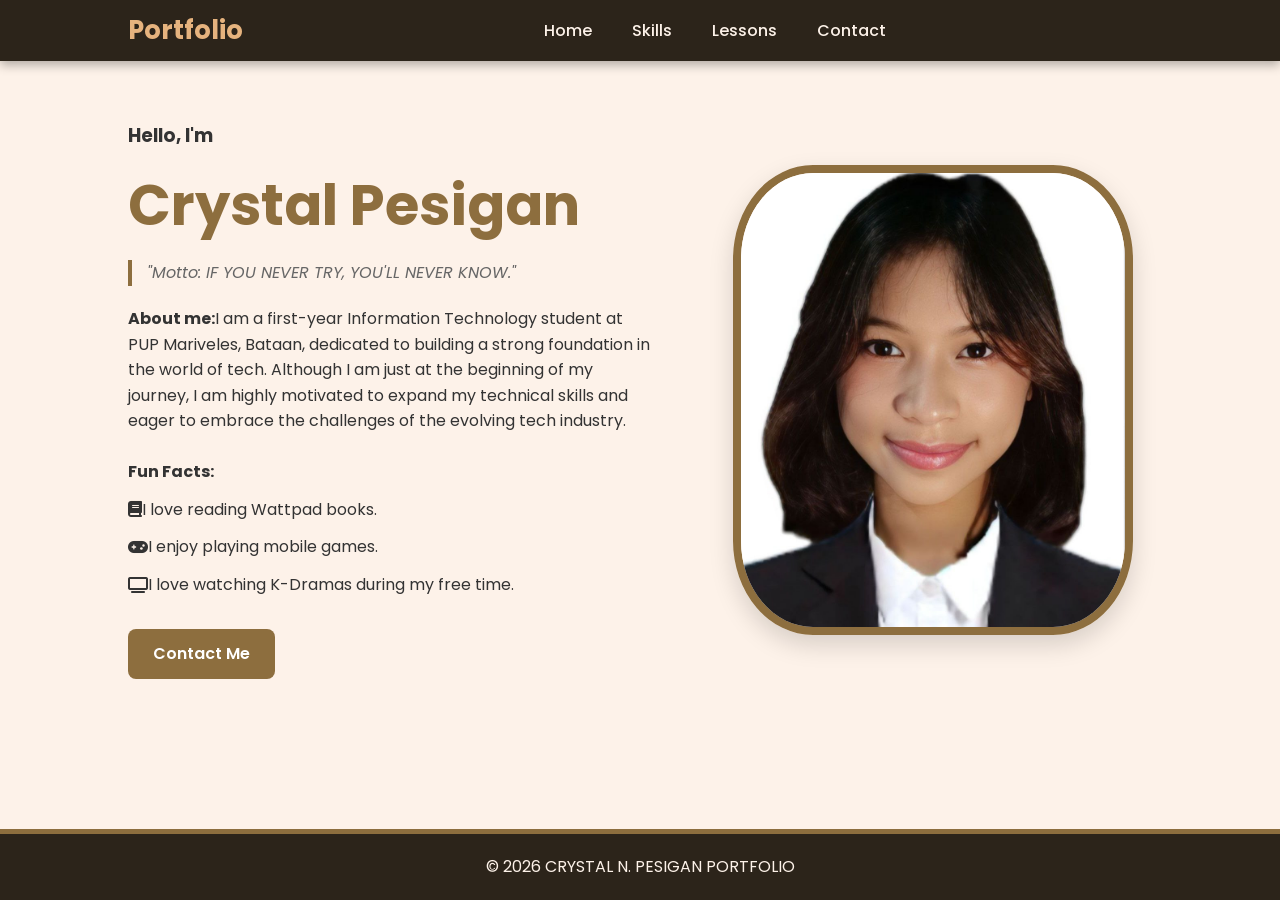
<file: index.html>
<!DOCTYPE html>
<html lang="en">
<head>
    <meta charset="UTF-8">
    <meta name="viewport" content="width=device-width, initial-scale=1.0">
    <title>Home | My Portfolio</title>
    <link rel="stylesheet" href="https://cdnjs.cloudflare.com/ajax/libs/font-awesome/6.5.1/css/all.min.css">
    <link rel="stylesheet" href="style.css">
</head>
<body>
    <header>
        <nav>
            <div class="logo">Portfolio</div>
           <ul class="nav-links">
            <li><a href="index.html">Home</a></li>
            <li><a href="skills.html">Skills</a></li>
            <li><a href="lessons.html">Lessons</a></li>
            <li><a href="contact.html">Contact</a></li>
            </ul>
        </nav>
    </header>

    <main>
        <section class="hero">
            <div class="hero-text">
                <h3>Hello, I'm</h3>
                <h1>Crystal Pesigan</h1> 
                
                <p class="motto">"Motto: IF YOU NEVER TRY, YOU'LL NEVER KNOW."</p>
                
                <p><strong>About me:</strong>I am a first-year Information Technology student at PUP Mariveles, Bataan, dedicated to building a strong foundation in the world of tech. Although I am just at the beginning of my journey, I am highly motivated to expand my technical skills and eager to embrace the challenges of the evolving tech industry.</p>
                
                <div class="fun-facts">
                <p><strong>Fun Facts:</strong></p>    
                <p><i class="fa-solid fa-book"></i> I love reading Wattpad books.</p>
                <p><i class="fa-solid fa-gamepad"></i> I enjoy playing mobile games.</p>
                <p><i class="fa-solid fa-tv"></i> I love watching K-Dramas during my free time.</p>
                </div>  
                
                
                <a href="contact.html" class="btn" style="margin-top: 20px; display: inline-block; text-decoration: none;">Contact Me</a>
            </div>

            <div class="hero-img">
                <div class="img-box">
                    <img src="crystal.jpg" alt="My Profile Photo">
                </div>
            </div>
        </section>
    </main>

    <footer>
        <p>&copy; 2026 CRYSTAL N. PESIGAN PORTFOLIO</p>
    </footer>
</body>
</html>
</file>
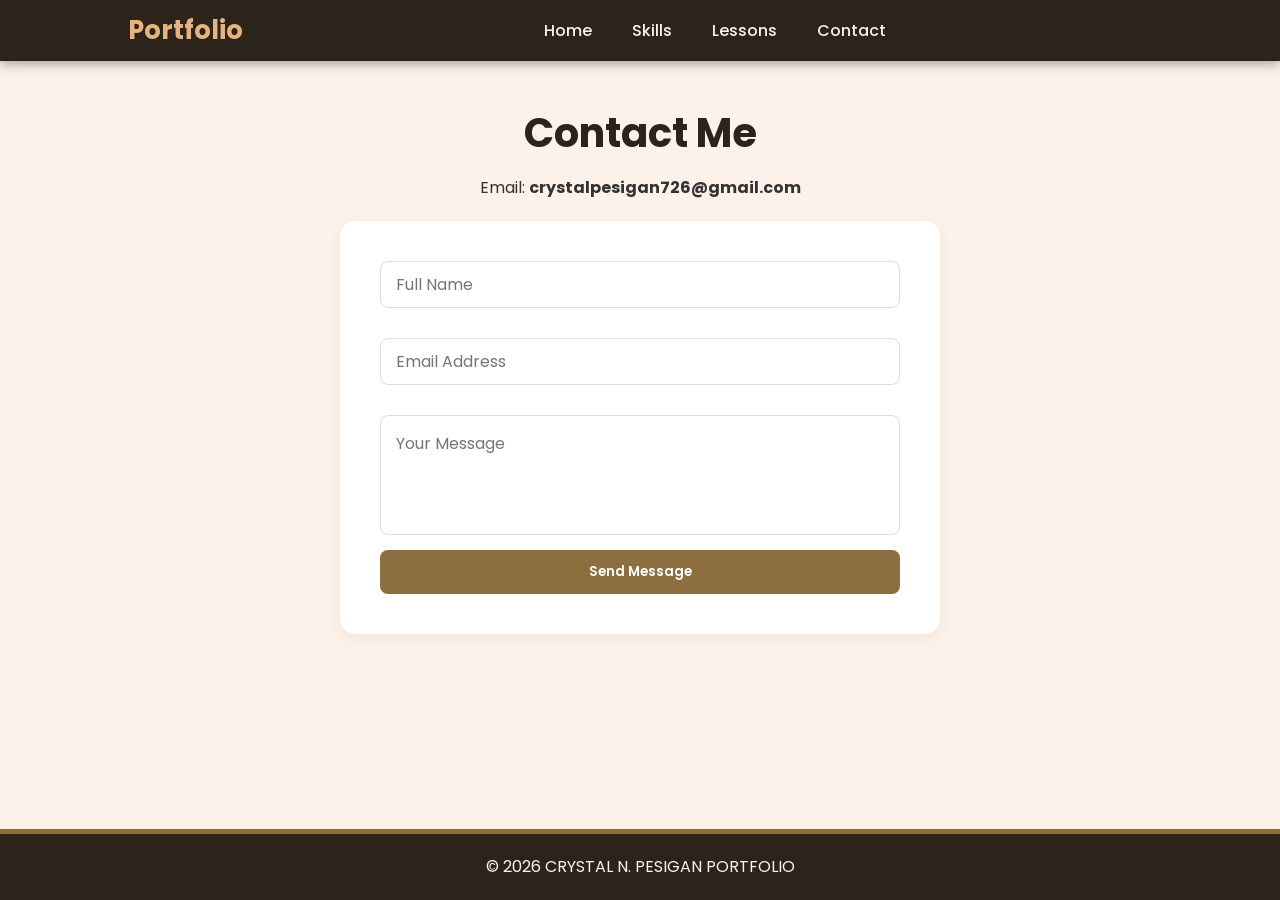
<file: contact.html>
<!DOCTYPE html>
<html lang="en">
<head>
    <meta charset="UTF-8">
    <meta name="viewport" content="width=device-width, initial-scale=1.0">
    <title>Contact | My Portfolio</title>
    <link rel="stylesheet" href="style.css">
</head>
<body>
    <header>
        <nav>
            <div class="logo">Portfolio</div>
            <ul class="nav-links">
             <li><a href="index.html">Home</a></li>
             <li><a href="skills.html">Skills</a></li>
             <li><a href="lessons.html">Lessons</a></li>
            <li><a href="contact.html">Contact</a></li>
            </ul>
        </nav>
    </header>

    <main class="content-page">
        <h2 class="section-title">Contact Me</h2>
        
        <p style="margin-bottom: 20px;">Email: <strong>crystalpesigan726@gmail.com</strong></p>

        <form id="contactForm">
            <input type="text" id="name" placeholder="Full Name" required>
            <input type="email" id="email" placeholder="Email Address" required>
            <textarea id="message" placeholder="Your Message" required></textarea>
            <button type="submit" class="btn">Send Message</button>
        </form>
    </main>

    <footer>
        <p>&copy; 2026 CRYSTAL N. PESIGAN PORTFOLIO</p>
    </footer>

    <script src="script.js"></script>
</body>
</html>
</file>
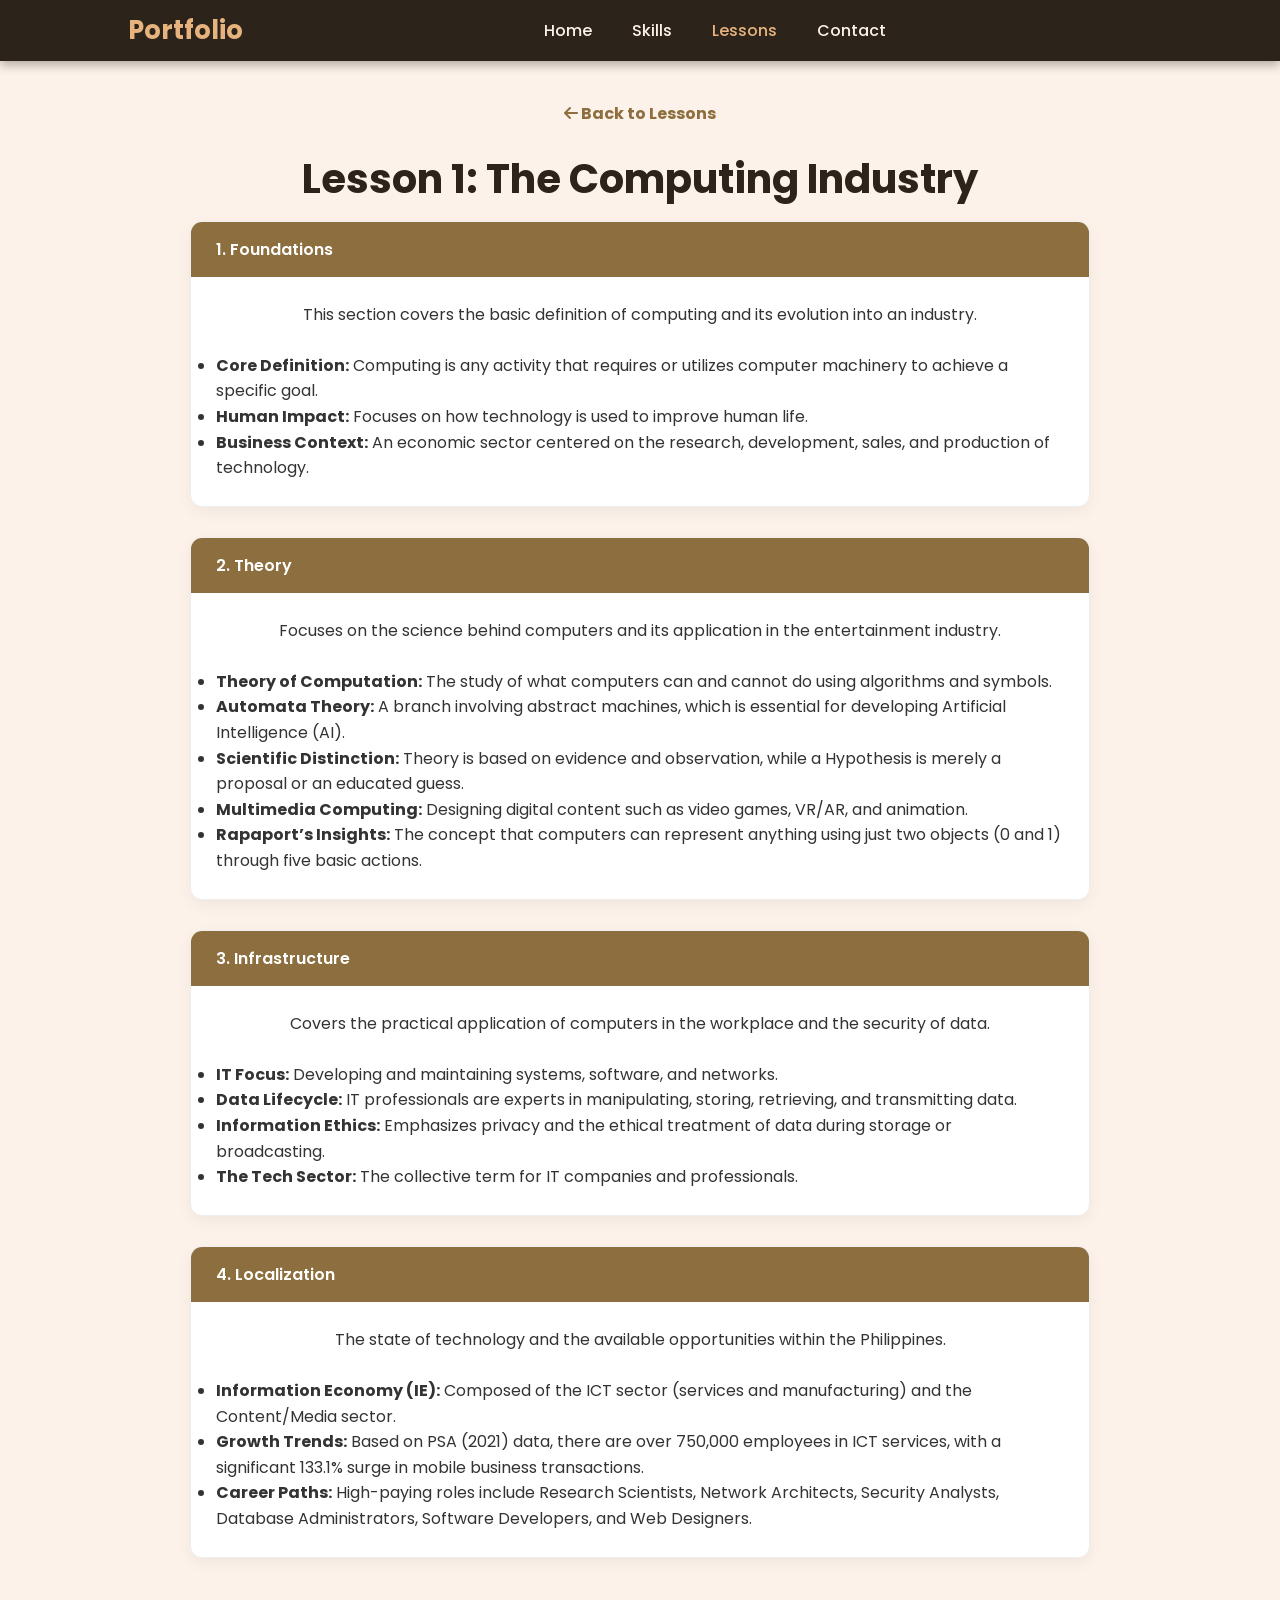
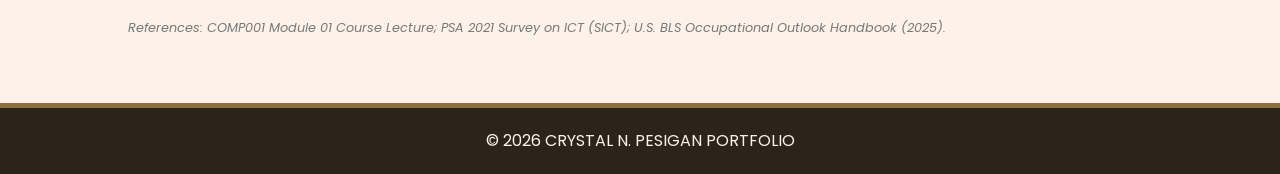
<file: lesson1.html>
<!DOCTYPE html>
<html lang="en">
<head>
    <meta charset="UTF-8">
    <meta name="viewport" content="width=device-width, initial-scale=1.0">
    <title>Lesson 1 | Computing Industry</title>
    <link rel="stylesheet" href="https://cdnjs.cloudflare.com/ajax/libs/font-awesome/6.5.1/css/all.min.css">
    <link rel="stylesheet" href="style.css">
</head>
<body>
    <header>
        <nav>
            <div class="logo">Portfolio</div>
            <ul class="nav-links">
                <li><a href="index.html">Home</a></li>
                <li><a href="skills.html">Skills</a></li>
                <li><a href="lessons.html" class="active">Lessons</a></li>
                <li><a href="contact.html">Contact</a></li>
            </ul>
        </nav>
    </header>

    <main class="content-page">
        <div style="text-align: left; margin-bottom: 20px;">
            <a href="lessons.html" style="text-decoration: none; color: #8d6e3e; font-weight: bold;">
                <i class="fa-solid fa-arrow-left"></i> Back to Lessons
            </a>
        </div>

        <h2 class="section-title">Lesson 1: The Computing Industry</h2>

        <div class="lesson-detail-box">
            <div class="box-header">1. Foundations</div>
            <div class="box-content">
                <p>This section covers the basic definition of computing and its evolution into an industry.</p>
                <ul>
                    <li><strong>Core Definition:</strong> Computing is any activity that requires or utilizes computer machinery to achieve a specific goal.</li>
                    <li><strong>Human Impact:</strong> Focuses on how technology is used to improve human life.</li>
                    <li><strong>Business Context:</strong> An economic sector centered on the research, development, sales, and production of technology.</li>
                </ul>
            </div>
        </div>

        <div class="lesson-detail-box">
            <div class="box-header">2. Theory</div>
            <div class="box-content">
                <p>Focuses on the science behind computers and its application in the entertainment industry.</p>
                <ul>
                    <li><strong>Theory of Computation:</strong> The study of what computers can and cannot do using algorithms and symbols.</li>
                    <li><strong>Automata Theory:</strong> A branch involving abstract machines, which is essential for developing Artificial Intelligence (AI).</li>
                    <li><strong>Scientific Distinction:</strong> Theory is based on evidence and observation, while a Hypothesis is merely a proposal or an educated guess.</li>
                    <li><strong>Multimedia Computing:</strong> Designing digital content such as video games, VR/AR, and animation.</li>
                    <li><strong>Rapaport’s Insights:</strong> The concept that computers can represent anything using just two objects (0 and 1) through five basic actions.</li>
                </ul>
            </div>
        </div>

        <div class="lesson-detail-box">
            <div class="box-header">3. Infrastructure</div>
            <div class="box-content">
                <p>Covers the practical application of computers in the workplace and the security of data.</p>
                <ul>
                    <li><strong>IT Focus:</strong> Developing and maintaining systems, software, and networks.</li>
                    <li><strong>Data Lifecycle:</strong> IT professionals are experts in manipulating, storing, retrieving, and transmitting data.</li>
                    <li><strong>Information Ethics:</strong> Emphasizes privacy and the ethical treatment of data during storage or broadcasting.</li>
                    <li><strong>The Tech Sector:</strong> The collective term for IT companies and professionals.</li>
                </ul>
            </div>
        </div>

        <div class="lesson-detail-box">
            <div class="box-header">4. Localization</div>
            <div class="box-content">
                <p>The state of technology and the available opportunities within the Philippines.</p>
                <ul>
                    <li><strong>Information Economy (IE):</strong> Composed of the ICT sector (services and manufacturing) and the Content/Media sector.</li>
                    <li><strong>Growth Trends:</strong> Based on PSA (2021) data, there are over 750,000 employees in ICT services, with a significant 133.1% surge in mobile business transactions.</li>
                    <li><strong>Career Paths:</strong> High-paying roles include Research Scientists, Network Architects, Security Analysts, Database Administrators, Software Developers, and Web Designers.</li>
                </ul>
            </div>
        </div>

        <p style="font-size: 0.8rem; color: #777; margin-top: 30px; text-align: left;">
             <em>References: COMP001 Module 01 Course Lecture; PSA 2021 Survey on ICT (SICT); U.S. BLS Occupational Outlook Handbook (2025).</em>
        </p>
    </main>

    <footer>
        <p>&copy; 2026 CRYSTAL N. PESIGAN PORTFOLIO</p>
    </footer>
</body>
</html>
</file>
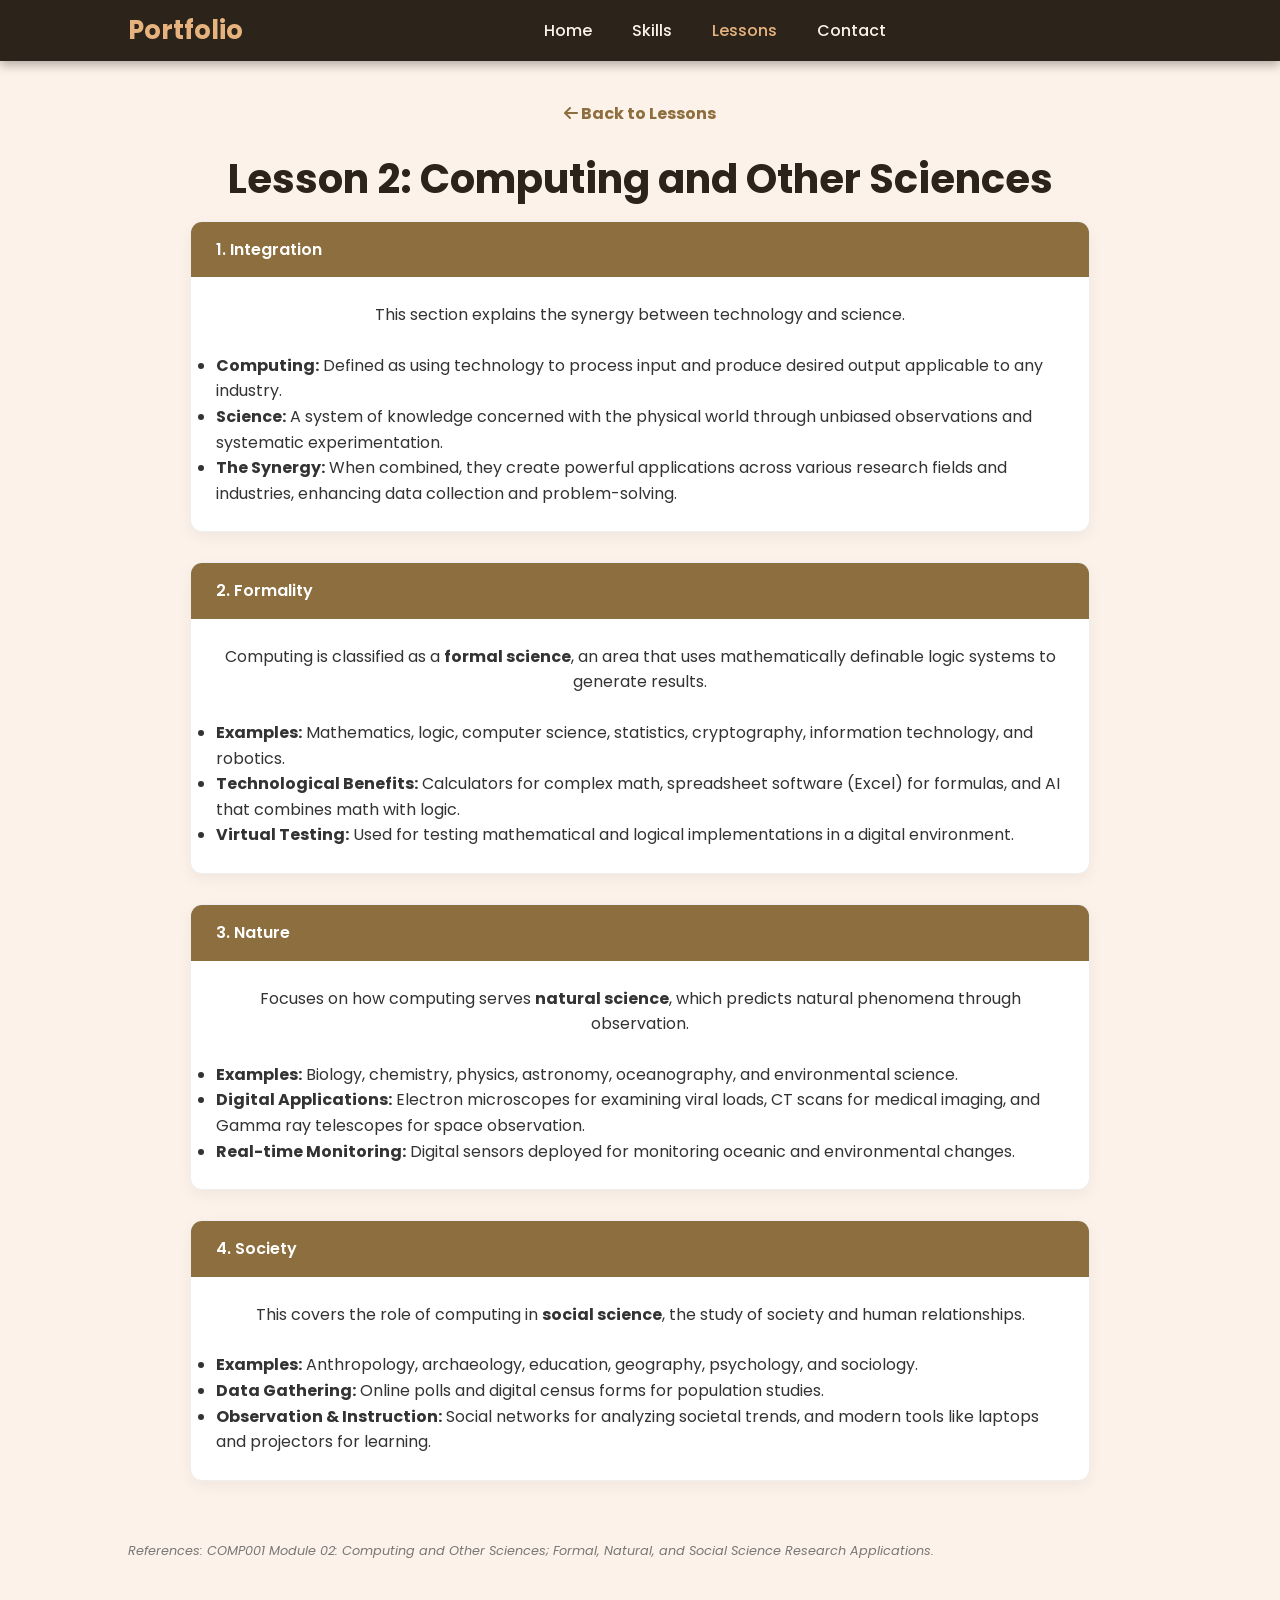
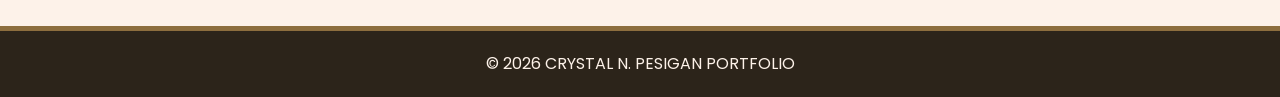
<file: lesson2.html>
<!DOCTYPE html>
<html lang="en">
<head>
    <meta charset="UTF-8">
    <meta name="viewport" content="width=device-width, initial-scale=1.0">
    <title>Lesson 2 | Computing & Other Sciences</title>
    <link rel="stylesheet" href="https://cdnjs.cloudflare.com/ajax/libs/font-awesome/6.5.1/css/all.min.css">
    <link rel="stylesheet" href="style.css">
</head>
<body>
    <header>
        <nav>
            <div class="logo">Portfolio</div>
            <ul class="nav-links">
                <li><a href="index.html">Home</a></li>
                <li><a href="skills.html">Skills</a></li>
                <li><a href="lessons.html" class="active">Lessons</a></li>
                <li><a href="contact.html">Contact</a></li>
            </ul>
        </nav>
    </header>

    <main class="content-page">
        <div style="text-align: left; margin-bottom: 20px;">
            <a href="lessons.html" style="text-decoration: none; color: #8d6e3e; font-weight: bold;">
                <i class="fa-solid fa-arrow-left"></i> Back to Lessons
            </a>
        </div>

        <h2 class="section-title">Lesson 2: Computing and Other Sciences</h2>

        <div class="lesson-detail-box">
            <div class="box-header">1. Integration</div>
            <div class="box-content">
                <p>This section explains the synergy between technology and science.</p>
                <ul>
                    <li><strong>Computing:</strong> Defined as using technology to process input and produce desired output applicable to any industry.</li>
                    <li><strong>Science:</strong> A system of knowledge concerned with the physical world through unbiased observations and systematic experimentation.</li>
                    <li><strong>The Synergy:</strong> When combined, they create powerful applications across various research fields and industries, enhancing data collection and problem-solving.</li>
                </ul>
            </div>
        </div>

        <div class="lesson-detail-box">
            <div class="box-header">2. Formality</div>
            <div class="box-content">
                <p>Computing is classified as a <strong>formal science</strong>, an area that uses mathematically definable logic systems to generate results.</p>
                <ul>
                    <li><strong>Examples:</strong> Mathematics, logic, computer science, statistics, cryptography, information technology, and robotics.</li>
                    <li><strong>Technological Benefits:</strong> Calculators for complex math, spreadsheet software (Excel) for formulas, and AI that combines math with logic.</li>
                    <li><strong>Virtual Testing:</strong> Used for testing mathematical and logical implementations in a digital environment.</li>
                </ul>
            </div>
        </div>

        <div class="lesson-detail-box">
            <div class="box-header">3. Nature</div>
            <div class="box-content">
                <p>Focuses on how computing serves <strong>natural science</strong>, which predicts natural phenomena through observation.</p>
                <ul>
                    <li><strong>Examples:</strong> Biology, chemistry, physics, astronomy, oceanography, and environmental science.</li>
                    <li><strong>Digital Applications:</strong> Electron microscopes for examining viral loads, CT scans for medical imaging, and Gamma ray telescopes for space observation.</li>
                    <li><strong>Real-time Monitoring:</strong> Digital sensors deployed for monitoring oceanic and environmental changes.</li>
                </ul>
            </div>
        </div>

        <div class="lesson-detail-box">
            <div class="box-header">4. Society</div>
            <div class="box-content">
                <p>This covers the role of computing in <strong>social science</strong>, the study of society and human relationships.</p>
                <ul>
                    <li><strong>Examples:</strong> Anthropology, archaeology, education, geography, psychology, and sociology.</li>
                    <li><strong>Data Gathering:</strong> Online polls and digital census forms for population studies.</li>
                    <li><strong>Observation & Instruction:</strong> Social networks for analyzing societal trends, and modern tools like laptops and projectors for learning.</li>
                </ul>
            </div>
        </div>

        <p style="font-size: 0.8rem; color: #777; margin-top: 30px; text-align: left;">
            <em>References: COMP001 Module 02: Computing and Other Sciences; Formal, Natural, and Social Science Research Applications.</em>
        </p>
    </main>

    <footer>
        <p>&copy; 2026 CRYSTAL N. PESIGAN PORTFOLIO</p>
    </footer>
</body>
</html>
</file>
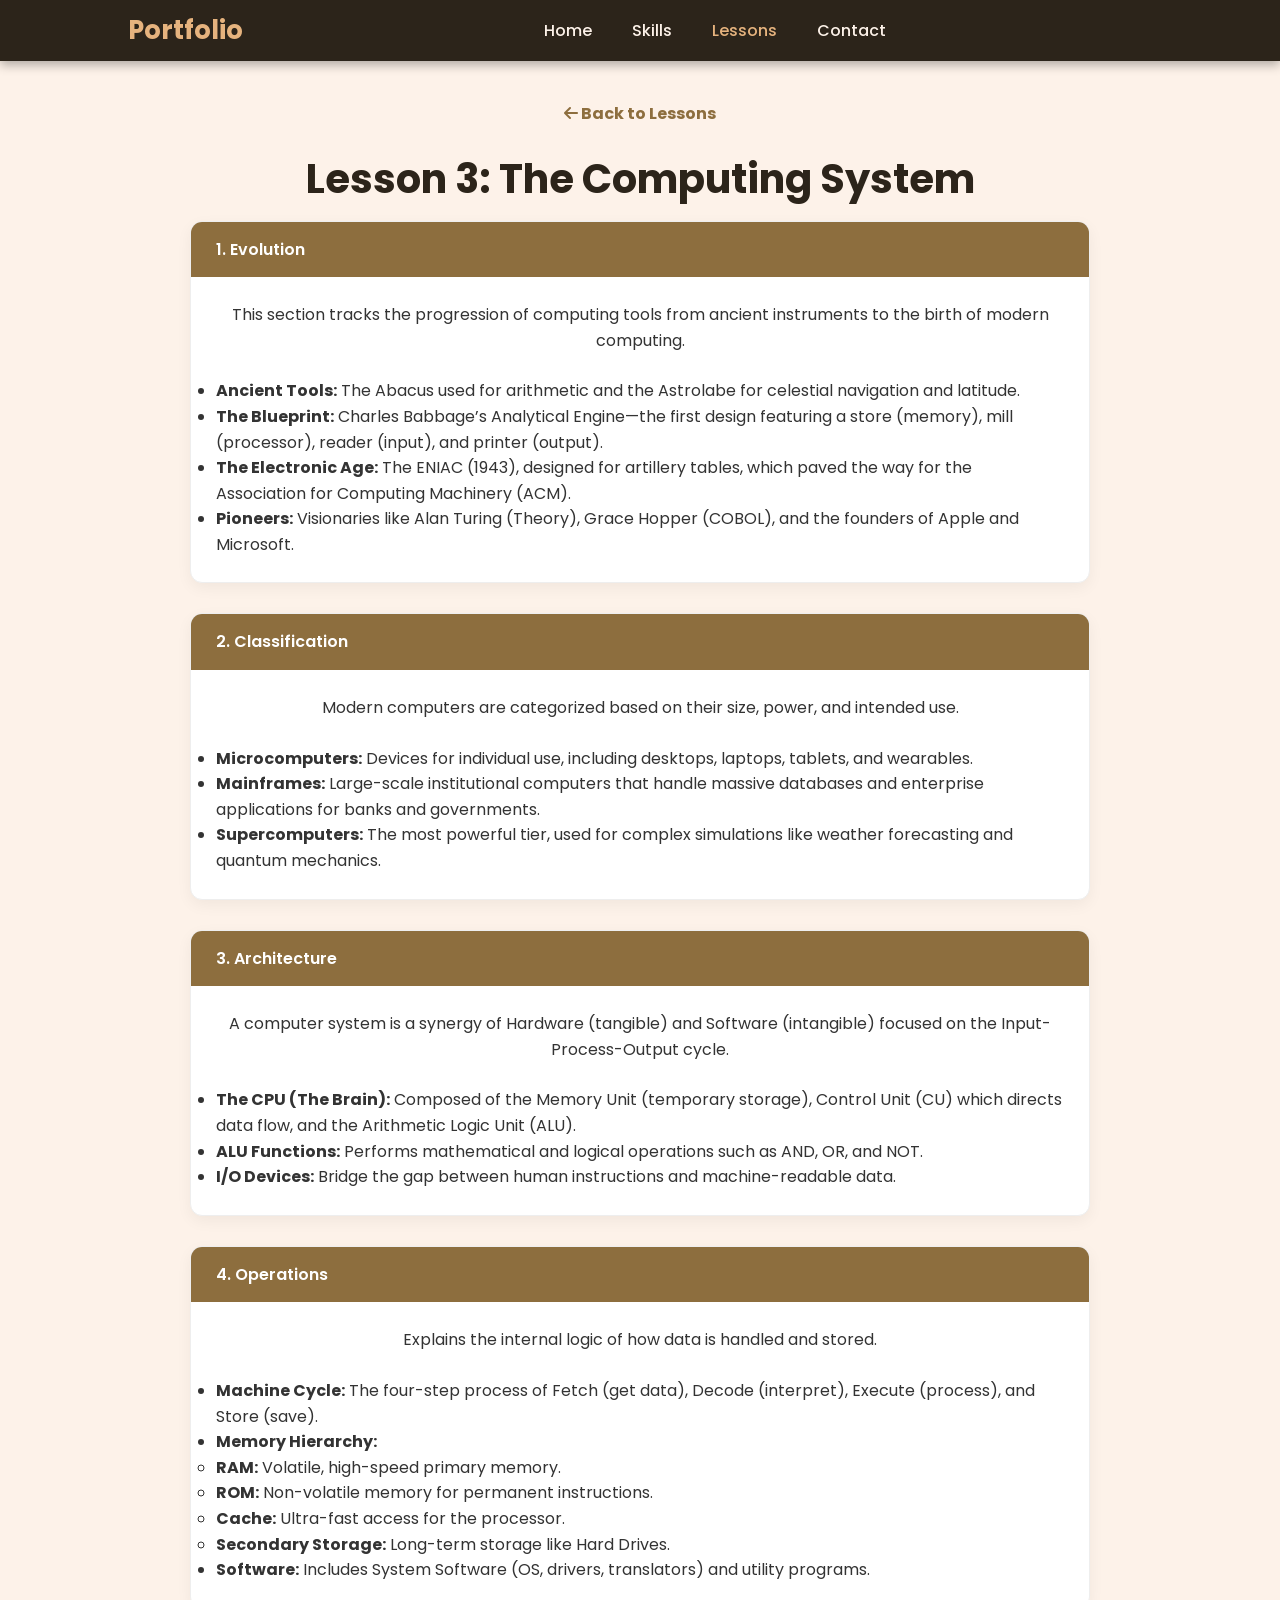
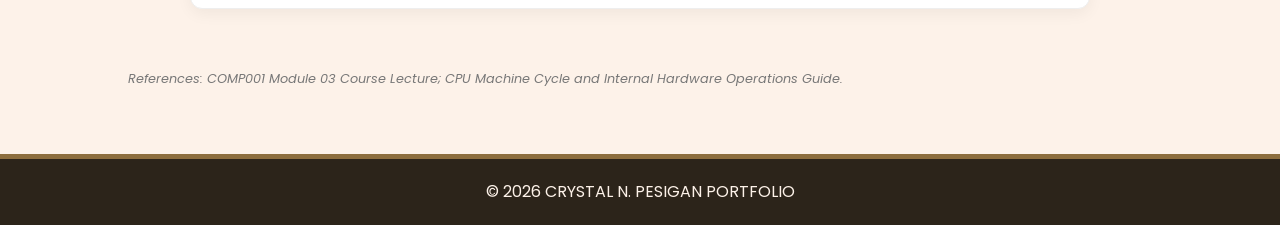
<file: lesson3.html>
<!DOCTYPE html>
<html lang="en">
<head>
    <meta charset="UTF-8">
    <meta name="viewport" content="width=device-width, initial-scale=1.0">
    <title>Lesson 3 | The Computing System</title>
    <link rel="stylesheet" href="https://cdnjs.cloudflare.com/ajax/libs/font-awesome/6.5.1/css/all.min.css">
    <link rel="stylesheet" href="style.css">
</head>
<body>
    <header>
        <nav>
            <div class="logo">Portfolio</div>
            <ul class="nav-links">
                <li><a href="index.html">Home</a></li>
                <li><a href="skills.html">Skills</a></li>
                <li><a href="lessons.html" class="active">Lessons</a></li>
                <li><a href="contact.html">Contact</a></li>
            </ul>
        </nav>
    </header>

    <main class="content-page">
        <div style="text-align: left; margin-bottom: 20px;">
            <a href="lessons.html" style="text-decoration: none; color: #8d6e3e; font-weight: bold;">
                <i class="fa-solid fa-arrow-left"></i> Back to Lessons
            </a>
        </div>

        <h2 class="section-title">Lesson 3: The Computing System</h2>

        <div class="lesson-detail-box">
            <div class="box-header">1. Evolution</div>
            <div class="box-content">
                <p>This section tracks the progression of computing tools from ancient instruments to the birth of modern computing.</p>
                <ul>
                    <li><strong>Ancient Tools:</strong> The Abacus used for arithmetic and the Astrolabe for celestial navigation and latitude.</li>
                    <li><strong>The Blueprint:</strong> Charles Babbage’s Analytical Engine—the first design featuring a store (memory), mill (processor), reader (input), and printer (output).</li>
                    <li><strong>The Electronic Age:</strong> The ENIAC (1943), designed for artillery tables, which paved the way for the Association for Computing Machinery (ACM).</li>
                    <li><strong>Pioneers:</strong> Visionaries like Alan Turing (Theory), Grace Hopper (COBOL), and the founders of Apple and Microsoft.</li>
                </ul>
            </div>
        </div>

        <div class="lesson-detail-box">
            <div class="box-header">2. Classification</div>
            <div class="box-content">
                <p>Modern computers are categorized based on their size, power, and intended use.</p>
                <ul>
                    <li><strong>Microcomputers:</strong> Devices for individual use, including desktops, laptops, tablets, and wearables.</li>
                    <li><strong>Mainframes:</strong> Large-scale institutional computers that handle massive databases and enterprise applications for banks and governments.</li>
                    <li><strong>Supercomputers:</strong> The most powerful tier, used for complex simulations like weather forecasting and quantum mechanics.</li>
                </ul>
            </div>
        </div>

        <div class="lesson-detail-box">
            <div class="box-header">3. Architecture</div>
            <div class="box-content">
                <p>A computer system is a synergy of Hardware (tangible) and Software (intangible) focused on the Input-Process-Output cycle.</p>
                
                <ul>
                    <li><strong>The CPU (The Brain):</strong> Composed of the Memory Unit (temporary storage), Control Unit (CU) which directs data flow, and the Arithmetic Logic Unit (ALU).</li>
                    <li><strong>ALU Functions:</strong> Performs mathematical and logical operations such as AND, OR, and NOT.</li>
                    <li><strong>I/O Devices:</strong> Bridge the gap between human instructions and machine-readable data.</li>
                </ul>
            </div>
        </div>

        <div class="lesson-detail-box">
            <div class="box-header">4. Operations</div>
            <div class="box-content">
                <p>Explains the internal logic of how data is handled and stored.</p>
                
                <ul>
                    <li><strong>Machine Cycle:</strong> The four-step process of Fetch (get data), Decode (interpret), Execute (process), and Store (save).</li>
                    <li><strong>Memory Hierarchy:</strong> 
                        <ul>
                            <li><strong>RAM:</strong> Volatile, high-speed primary memory.</li>
                            <li><strong>ROM:</strong> Non-volatile memory for permanent instructions.</li>
                            <li><strong>Cache:</strong> Ultra-fast access for the processor.</li>
                            <li><strong>Secondary Storage:</strong> Long-term storage like Hard Drives.</li>
                        </ul>
                    </li>
                    <li><strong>Software:</strong> Includes System Software (OS, drivers, translators) and utility programs.</li>
                </ul>
            </div>
        </div>

        <p style="font-size: 0.8rem; color: #777; margin-top: 30px; text-align: left;">
             <em>References: COMP001 Module 03 Course Lecture; CPU Machine Cycle and Internal Hardware Operations Guide.</em>
        </p>
    </main>

    <footer>
        <p>&copy; 2026 CRYSTAL N. PESIGAN PORTFOLIO</p>
    </footer>
</body>
</html>
</file>
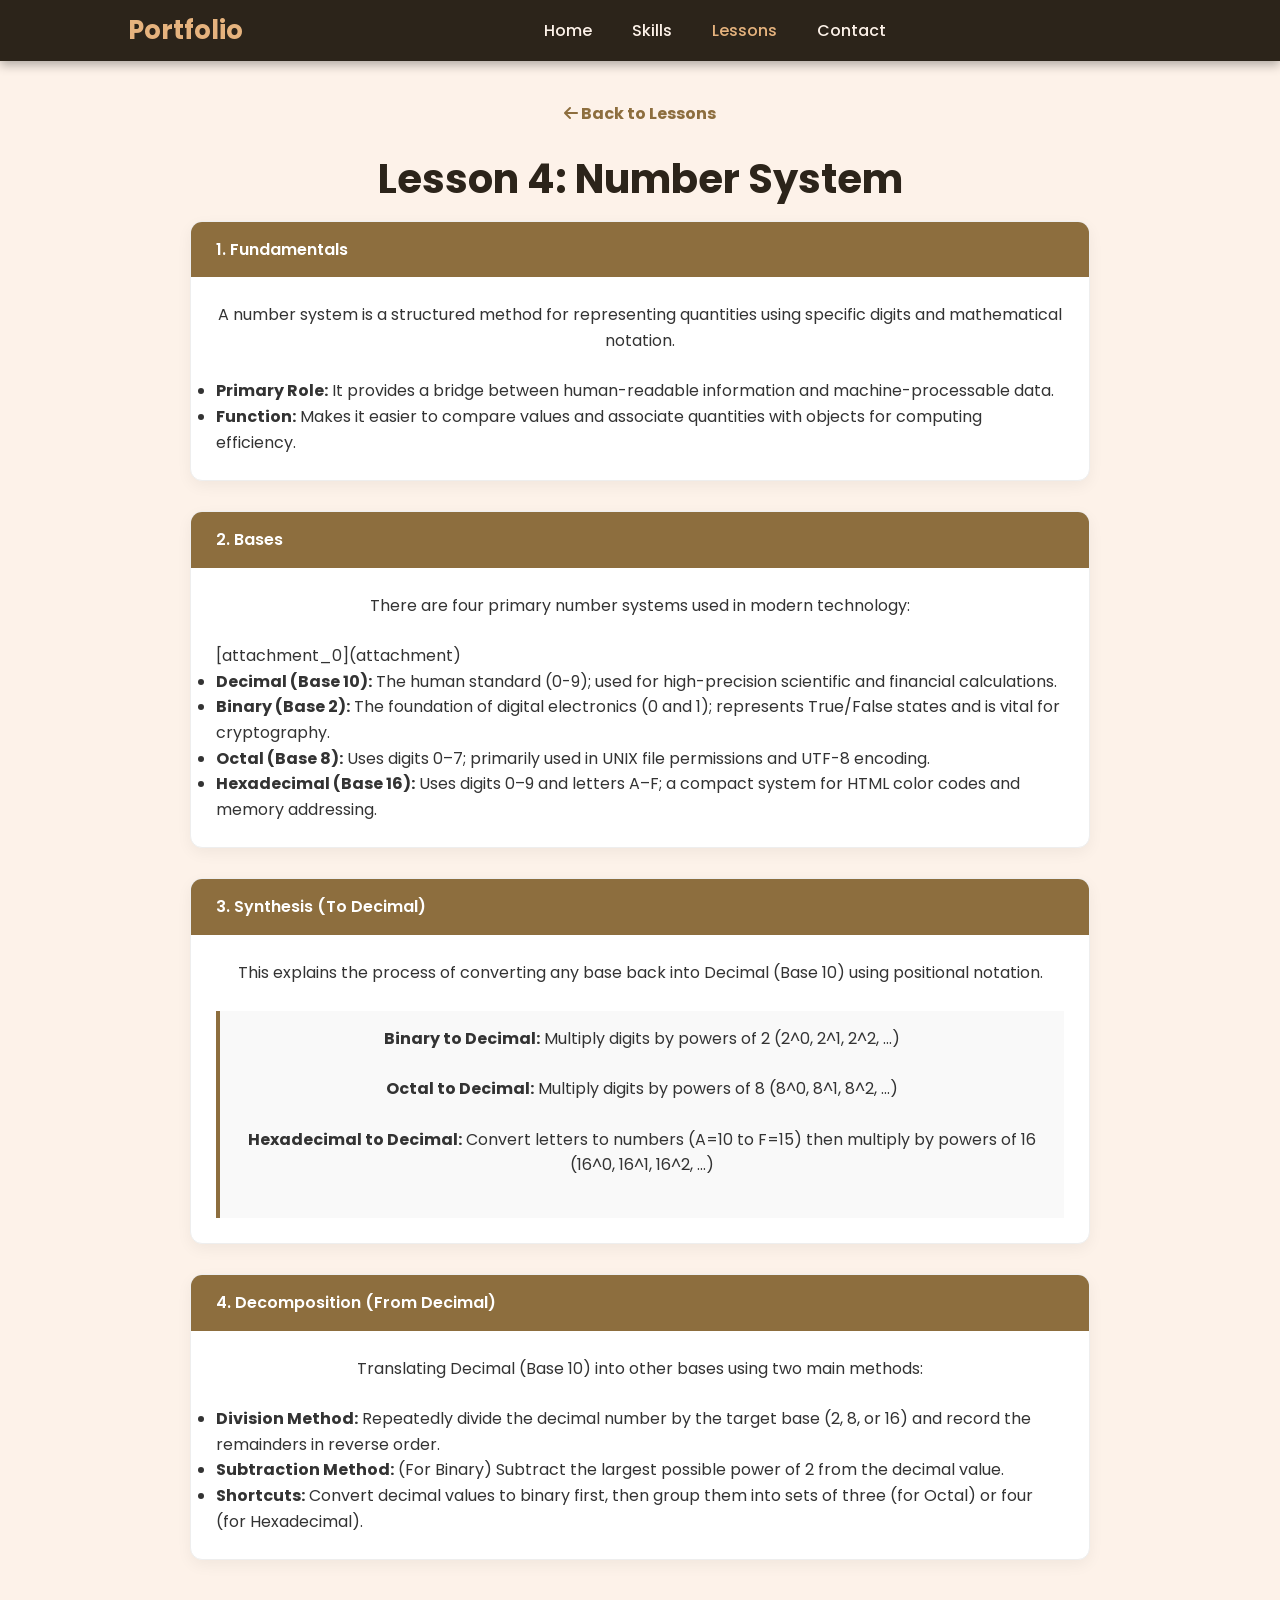
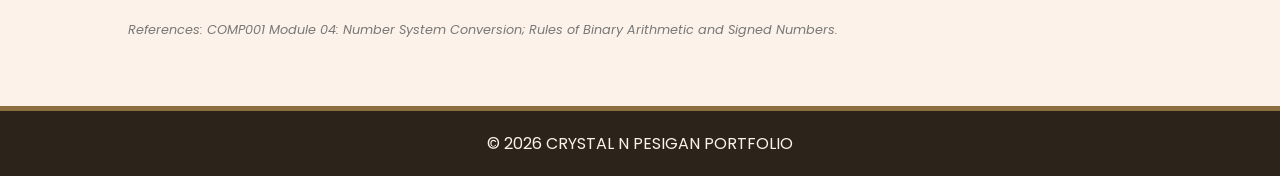
<file: lesson4.html>
<!DOCTYPE html>
<html lang="en">
<head>
    <meta charset="UTF-8">
    <meta name="viewport" content="width=device-width, initial-scale=1.0">
    <title>Lesson 4 | Number System</title>
    <link rel="stylesheet" href="https://cdnjs.cloudflare.com/ajax/libs/font-awesome/6.5.1/css/all.min.css">
    <link rel="stylesheet" href="style.css">
</head>
<body>
    <header>
        <nav>
            <div class="logo">Portfolio</div>
            <ul class="nav-links">
                <li><a href="index.html">Home</a></li>
                <li><a href="skills.html">Skills</a></li>
                <li><a href="lessons.html" class="active">Lessons</a></li>
                <li><a href="contact.html">Contact</a></li>
            </ul>
        </nav>
    </header>

    <main class="content-page">
        <div style="text-align: left; margin-bottom: 20px;">
            <a href="lessons.html" style="text-decoration: none; color: #8d6e3e; font-weight: bold;">
                <i class="fa-solid fa-arrow-left"></i> Back to Lessons
            </a>
        </div>

        <h2 class="section-title">Lesson 4: Number System</h2>

        <div class="lesson-detail-box">
            <div class="box-header">1. Fundamentals</div>
            <div class="box-content">
                <p>A number system is a structured method for representing quantities using specific digits and mathematical notation.</p>
                <ul>
                    <li><strong>Primary Role:</strong> It provides a bridge between human-readable information and machine-processable data.</li>
                    <li><strong>Function:</strong> Makes it easier to compare values and associate quantities with objects for computing efficiency.</li>
                </ul>
            </div>
        </div>

        <div class="lesson-detail-box">
            <div class="box-header">2. Bases</div>
            <div class="box-content">
                <p>There are four primary number systems used in modern technology:</p>
                [attachment_0](attachment)
                <ul>
                    <li><strong>Decimal (Base 10):</strong> The human standard (0-9); used for high-precision scientific and financial calculations.</li>
                    <li><strong>Binary (Base 2):</strong> The foundation of digital electronics (0 and 1); represents True/False states and is vital for cryptography.</li>
                    <li><strong>Octal (Base 8):</strong> Uses digits 0–7; primarily used in UNIX file permissions and UTF-8 encoding.</li>
                    <li><strong>Hexadecimal (Base 16):</strong> Uses digits 0–9 and letters A–F; a compact system for HTML color codes and memory addressing.</li>
                </ul>
            </div>
        </div>

        <div class="lesson-detail-box">
            <div class="box-header">3. Synthesis (To Decimal)</div>
            <div class="box-content">
                <p>This explains the process of converting any base back into Decimal (Base 10) using positional notation.</p>
                <div class="math-box" style="background: #f9f9f9; padding: 15px; border-left: 4px solid #8d6e3e; font-family: monospace;">
                    <p><strong>Binary to Decimal:</strong> Multiply digits by powers of 2 (2^0, 2^1, 2^2, ...)</p>
                    <p><strong>Octal to Decimal:</strong> Multiply digits by powers of 8 (8^0, 8^1, 8^2, ...)</p>
                    <p><strong>Hexadecimal to Decimal:</strong> Convert letters to numbers (A=10 to F=15) then multiply by powers of 16 (16^0, 16^1, 16^2, ...)</p>
                </div>
            </div>
        </div>

        <div class="lesson-detail-box">
            <div class="box-header">4. Decomposition (From Decimal)</div>
            <div class="box-content">
                <p>Translating Decimal (Base 10) into other bases using two main methods:</p>
                
                <ul>
                    <li><strong>Division Method:</strong> Repeatedly divide the decimal number by the target base (2, 8, or 16) and record the remainders in reverse order.</li>
                    <li><strong>Subtraction Method:</strong> (For Binary) Subtract the largest possible power of 2 from the decimal value.</li>
                    <li><strong>Shortcuts:</strong> Convert decimal values to binary first, then group them into sets of three (for Octal) or four (for Hexadecimal).</li>
                </ul>
            </div>
        </div>

        <p style="font-size: 0.8rem; color: #777; margin-top: 30px; text-align: left;">
             <em>References: COMP001 Module 04: Number System Conversion; Rules of Binary Arithmetic and Signed Numbers.</em>
        </p>
    </main>

    <footer>
        <p>&copy; 2026 CRYSTAL N PESIGAN PORTFOLIO</p>
    </footer>
</body>
</html>
</file>
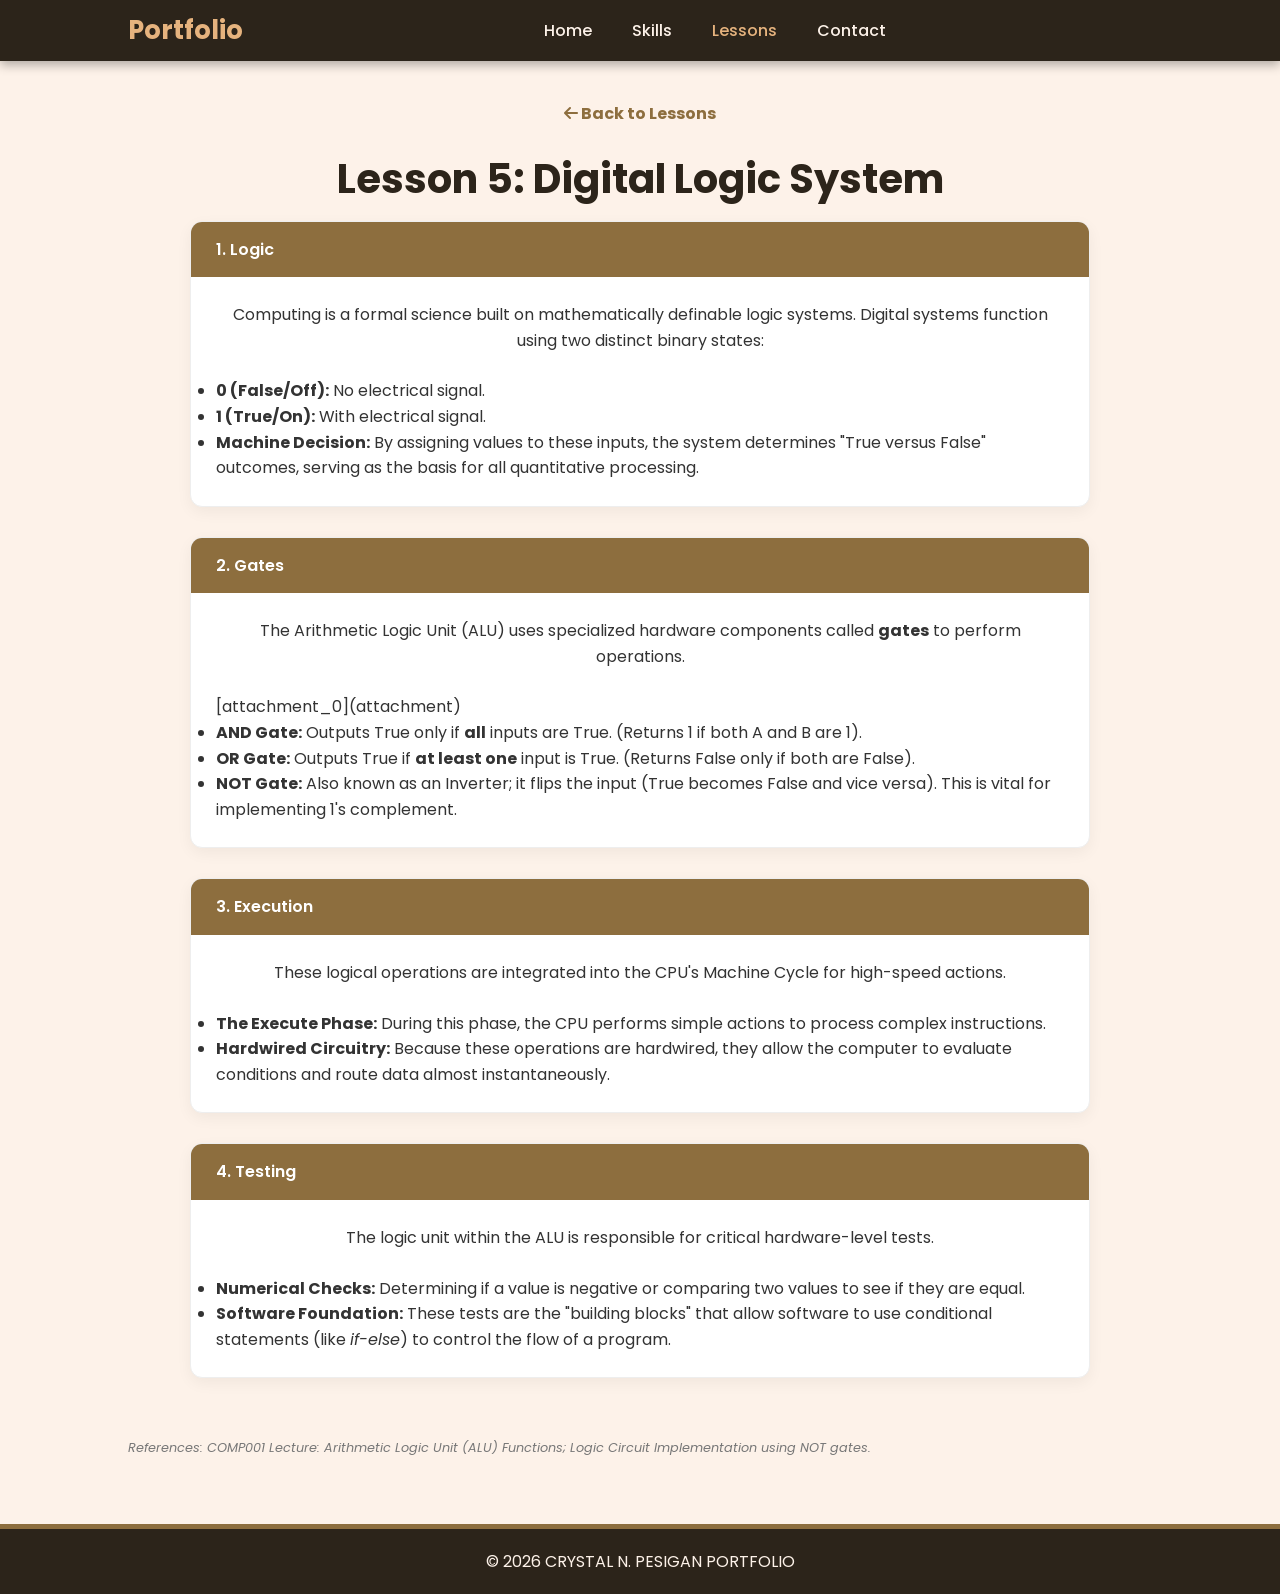
<file: lesson5.html>
<!DOCTYPE html>
<html lang="en">
<head>
    <meta charset="UTF-8">
    <meta name="viewport" content="width=device-width, initial-scale=1.0">
    <title>Lesson 5 | Digital Logic System</title>
    <link rel="stylesheet" href="https://cdnjs.cloudflare.com/ajax/libs/font-awesome/6.5.1/css/all.min.css">
    <link rel="stylesheet" href="style.css">
</head>
<body>
    <header>
        <nav>
            <div class="logo">Portfolio</div>
            <ul class="nav-links">
                <li><a href="index.html">Home</a></li>
                <li><a href="skills.html">Skills</a></li>
                <li><a href="lessons.html" class="active">Lessons</a></li>
                <li><a href="contact.html">Contact</a></li>
            </ul>
        </nav>
    </header>

    <main class="content-page">
        <div style="text-align: left; margin-bottom: 20px;">
            <a href="lessons.html" style="text-decoration: none; color: #8d6e3e; font-weight: bold;">
                <i class="fa-solid fa-arrow-left"></i> Back to Lessons
            </a>
        </div>

        <h2 class="section-title">Lesson 5: Digital Logic System</h2>

        <div class="lesson-detail-box">
            <div class="box-header">1. Logic</div>
            <div class="box-content">
                <p>Computing is a formal science built on mathematically definable logic systems. Digital systems function using two distinct binary states:</p>
                <ul>
                    <li><strong>0 (False/Off):</strong> No electrical signal.</li>
                    <li><strong>1 (True/On):</strong> With electrical signal.</li>
                    <li><strong>Machine Decision:</strong> By assigning values to these inputs, the system determines "True versus False" outcomes, serving as the basis for all quantitative processing.</li>
                </ul>
            </div>
        </div>

        <div class="lesson-detail-box">
            <div class="box-header">2. Gates</div>
            <div class="box-content">
                <p>The Arithmetic Logic Unit (ALU) uses specialized hardware components called <strong>gates</strong> to perform operations.</p>
                [attachment_0](attachment)
                <ul>
                    <li><strong>AND Gate:</strong> Outputs True only if <strong>all</strong> inputs are True. (Returns 1 if both A and B are 1).</li>
                    <li><strong>OR Gate:</strong> Outputs True if <strong>at least one</strong> input is True. (Returns False only if both are False).</li>
                    <li><strong>NOT Gate:</strong> Also known as an Inverter; it flips the input (True becomes False and vice versa). This is vital for implementing 1's complement.</li>
                </ul>
            </div>
        </div>

        <div class="lesson-detail-box">
            <div class="box-header">3. Execution</div>
            <div class="box-content">
                <p>These logical operations are integrated into the CPU's Machine Cycle for high-speed actions.</p>
                <ul>
                    <li><strong>The Execute Phase:</strong> During this phase, the CPU performs simple actions to process complex instructions.</li>
                    <li><strong>Hardwired Circuitry:</strong> Because these operations are hardwired, they allow the computer to evaluate conditions and route data almost instantaneously.</li>
                </ul>
            </div>
        </div>

        <div class="lesson-detail-box">
            <div class="box-header">4. Testing</div>
            <div class="box-content">
                <p>The logic unit within the ALU is responsible for critical hardware-level tests.</p>
                <ul>
                    <li><strong>Numerical Checks:</strong> Determining if a value is negative or comparing two values to see if they are equal.</li>
                    <li><strong>Software Foundation:</strong> These tests are the "building blocks" that allow software to use conditional statements (like <em>if-else</em>) to control the flow of a program.</li>
                </ul>
            </div>
        </div>

        <p style="font-size: 0.8rem; color: #777; margin-top: 30px; text-align: left;">
          <em>References: COMP001 Lecture: Arithmetic Logic Unit (ALU) Functions; Logic Circuit Implementation using NOT gates.</em>
        </p>

    </main>

    <footer>
        <p>&copy; 2026 CRYSTAL N. PESIGAN PORTFOLIO</p>
    </footer>
</body>
</html>
</file>
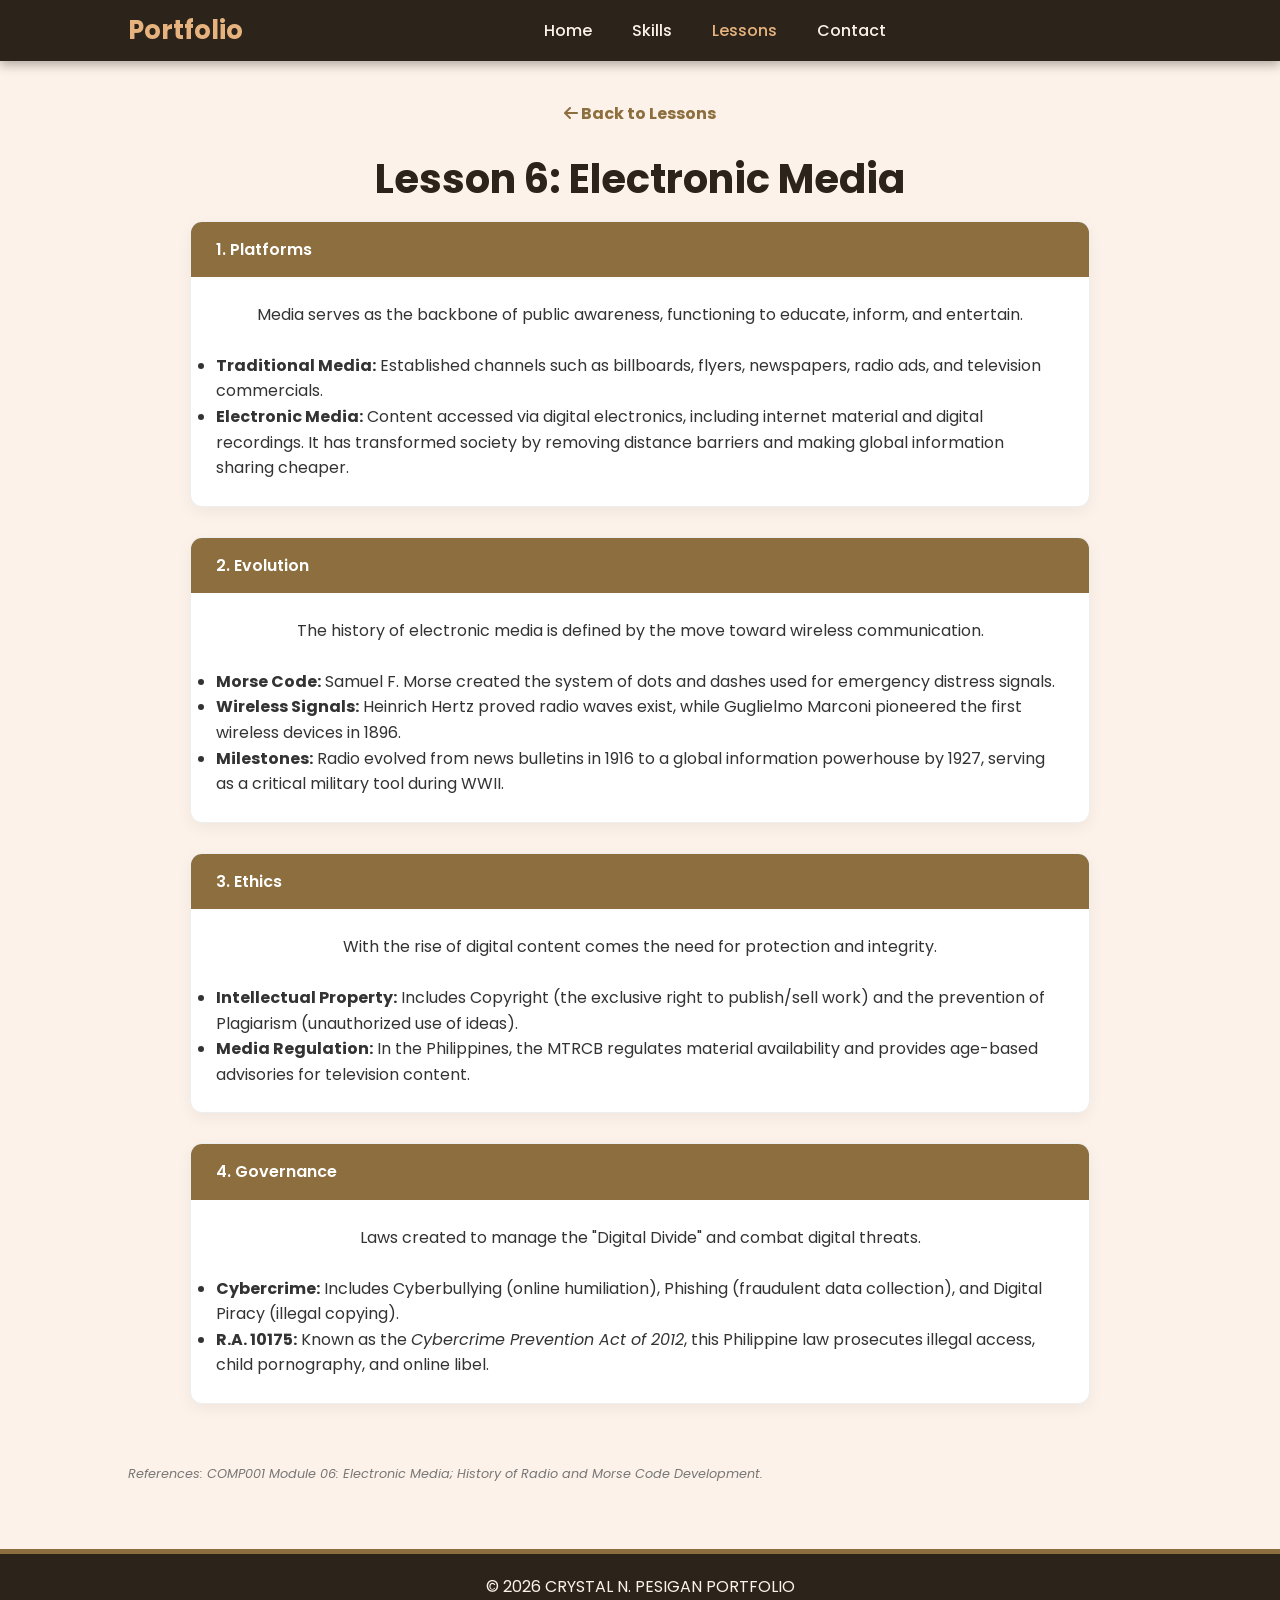
<file: lesson6.html>
<!DOCTYPE html>
<html lang="en">
<head>
    <meta charset="UTF-8">
    <meta name="viewport" content="width=device-width, initial-scale=1.0">
    <title>Lesson 6 | Electronic Media</title>
    <link rel="stylesheet" href="https://cdnjs.cloudflare.com/ajax/libs/font-awesome/6.5.1/css/all.min.css">
    <link rel="stylesheet" href="style.css">
</head>
<body>
    <header>
        <nav>
            <div class="logo">Portfolio</div>
            <ul class="nav-links">
                <li><a href="index.html">Home</a></li>
                <li><a href="skills.html">Skills</a></li>
                <li><a href="lessons.html" class="active">Lessons</a></li>
                <li><a href="contact.html">Contact</a></li>
            </ul>
        </nav>
    </header>

    <main class="content-page">
        <div style="text-align: left; margin-bottom: 20px;">
            <a href="lessons.html" style="text-decoration: none; color: #8d6e3e; font-weight: bold;">
                <i class="fa-solid fa-arrow-left"></i> Back to Lessons
            </a>
        </div>

        <h2 class="section-title">Lesson 6: Electronic Media</h2>

        <div class="lesson-detail-box">
            <div class="box-header">1. Platforms</div>
            <div class="box-content">
                <p>Media serves as the backbone of public awareness, functioning to educate, inform, and entertain.</p>
                <ul>
                    <li><strong>Traditional Media:</strong> Established channels such as billboards, flyers, newspapers, radio ads, and television commercials.</li>
                    <li><strong>Electronic Media:</strong> Content accessed via digital electronics, including internet material and digital recordings. It has transformed society by removing distance barriers and making global information sharing cheaper.</li>
                </ul>
            </div>
        </div>

        <div class="lesson-detail-box">
            <div class="box-header">2. Evolution</div>
            <div class="box-content">
                <p>The history of electronic media is defined by the move toward wireless communication.</p>
                <ul>
                    <li><strong>Morse Code:</strong> Samuel F. Morse created the system of dots and dashes used for emergency distress signals.</li>
                    <li><strong>Wireless Signals:</strong> Heinrich Hertz proved radio waves exist, while Guglielmo Marconi pioneered the first wireless devices in 1896.</li>
                    <li><strong>Milestones:</strong> Radio evolved from news bulletins in 1916 to a global information powerhouse by 1927, serving as a critical military tool during WWII.</li>
                </ul>
            </div>
        </div>

        <div class="lesson-detail-box">
            <div class="box-header">3. Ethics</div>
            <div class="box-content">
                <p>With the rise of digital content comes the need for protection and integrity.</p>
                <ul>
                    <li><strong>Intellectual Property:</strong> Includes Copyright (the exclusive right to publish/sell work) and the prevention of Plagiarism (unauthorized use of ideas).</li>
                    <li><strong>Media Regulation:</strong> In the Philippines, the MTRCB regulates material availability and provides age-based advisories for television content.</li>
                </ul>
            </div>
        </div>

        <div class="lesson-detail-box">
            <div class="box-header">4. Governance</div>
            <div class="box-content">
                <p>Laws created to manage the "Digital Divide" and combat digital threats.</p>
                <ul>
                    <li><strong>Cybercrime:</strong> Includes Cyberbullying (online humiliation), Phishing (fraudulent data collection), and Digital Piracy (illegal copying).</li>
                    <li><strong>R.A. 10175:</strong> Known as the <em>Cybercrime Prevention Act of 2012</em>, this Philippine law prosecutes illegal access, child pornography, and online libel.</li>
                </ul>
            </div>
        </div>

        <p style="font-size: 0.8rem; color: #777; margin-top: 30px; text-align: left;">
            <em>References: COMP001 Module 06: Electronic Media; History of Radio and Morse Code Development.</em>
        </p>
    </main>

    <footer>
        <p>&copy; 2026 CRYSTAL N. PESIGAN PORTFOLIO</p>
    </footer>
</body>
</html>
</file>
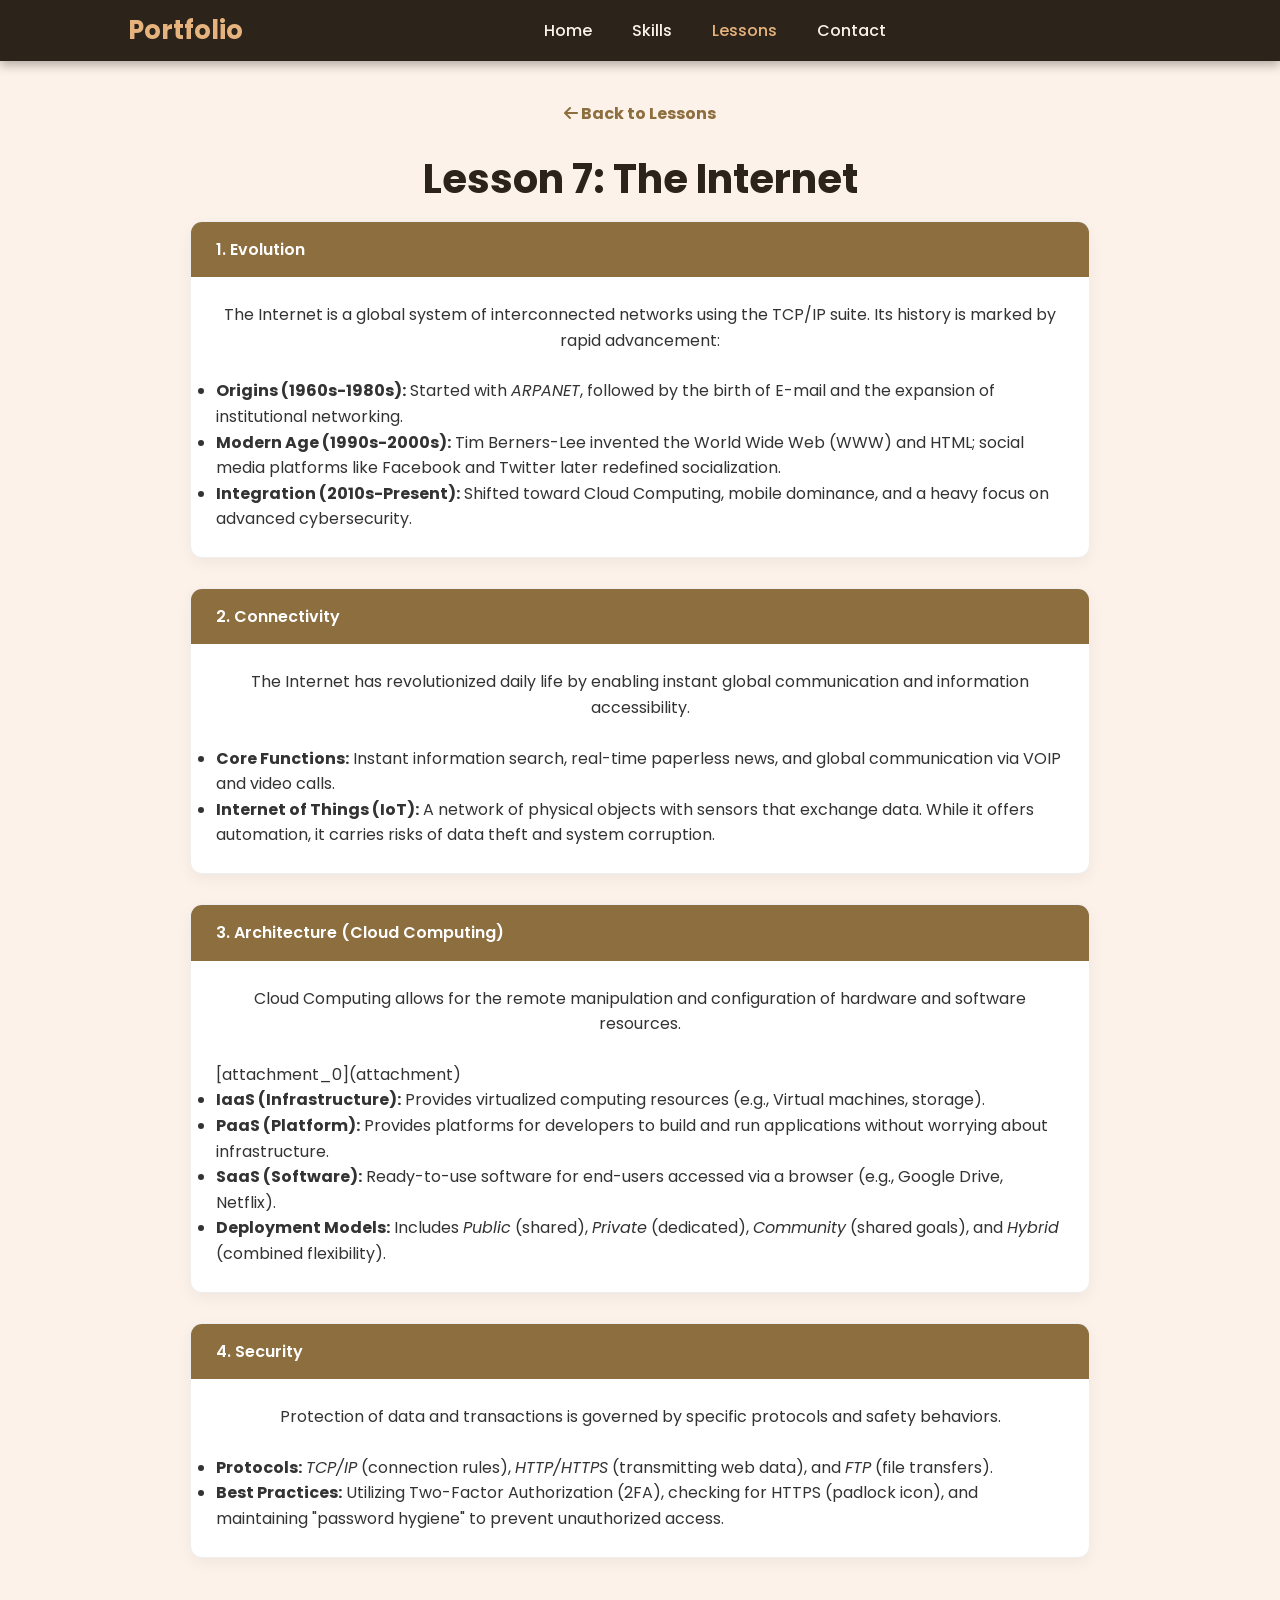
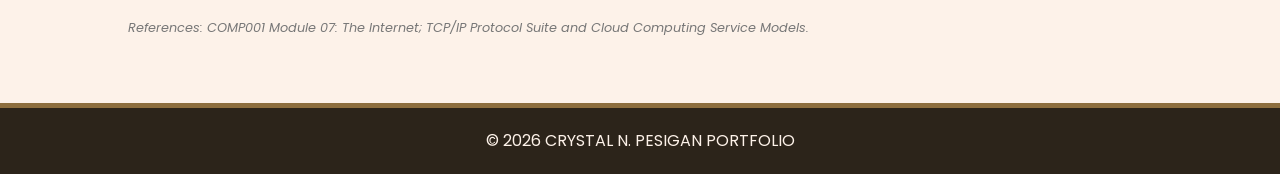
<file: lesson7.html>
<!DOCTYPE html>
<html lang="en">
<head>
    <meta charset="UTF-8">
    <meta name="viewport" content="width=device-width, initial-scale=1.0">
    <title>Lesson 7 | The Internet</title>
    <link rel="stylesheet" href="https://cdnjs.cloudflare.com/ajax/libs/font-awesome/6.5.1/css/all.min.css">
    <link rel="stylesheet" href="style.css">
</head>
<body>
    <header>
        <nav>
            <div class="logo">Portfolio</div>
            <ul class="nav-links">
                <li><a href="index.html">Home</a></li>
                <li><a href="skills.html">Skills</a></li>
                <li><a href="lessons.html" class="active">Lessons</a></li>
                <li><a href="contact.html">Contact</a></li>
            </ul>
        </nav>
    </header>

    <main class="content-page">
        <div style="text-align: left; margin-bottom: 20px;">
            <a href="lessons.html" style="text-decoration: none; color: #8d6e3e; font-weight: bold;">
                <i class="fa-solid fa-arrow-left"></i> Back to Lessons
            </a>
        </div>

        <h2 class="section-title">Lesson 7: The Internet</h2>

        <div class="lesson-detail-box">
            <div class="box-header">1. Evolution</div>
            <div class="box-content">
                <p>The Internet is a global system of interconnected networks using the TCP/IP suite. Its history is marked by rapid advancement:</p>
                <ul>
                    <li><strong>Origins (1960s-1980s):</strong> Started with <em>ARPANET</em>, followed by the birth of E-mail and the expansion of institutional networking.</li>
                    <li><strong>Modern Age (1990s-2000s):</strong> Tim Berners-Lee invented the World Wide Web (WWW) and HTML; social media platforms like Facebook and Twitter later redefined socialization.</li>
                    <li><strong>Integration (2010s-Present):</strong> Shifted toward Cloud Computing, mobile dominance, and a heavy focus on advanced cybersecurity.</li>
                </ul>
            </div>
        </div>

        <div class="lesson-detail-box">
            <div class="box-header">2. Connectivity</div>
            <div class="box-content">
                <p>The Internet has revolutionized daily life by enabling instant global communication and information accessibility.</p>
                <ul>
                    <li><strong>Core Functions:</strong> Instant information search, real-time paperless news, and global communication via VOIP and video calls.</li>
                    <li><strong>Internet of Things (IoT):</strong> A network of physical objects with sensors that exchange data. While it offers automation, it carries risks of data theft and system corruption.</li>
                </ul>
            </div>
        </div>

        <div class="lesson-detail-box">
            <div class="box-header">3. Architecture (Cloud Computing)</div>
            <div class="box-content">
                <p>Cloud Computing allows for the remote manipulation and configuration of hardware and software resources.</p>
                [attachment_0](attachment)
                <ul>
                    <li><strong>IaaS (Infrastructure):</strong> Provides virtualized computing resources (e.g., Virtual machines, storage).</li>
                    <li><strong>PaaS (Platform):</strong> Provides platforms for developers to build and run applications without worrying about infrastructure.</li>
                    <li><strong>SaaS (Software):</strong> Ready-to-use software for end-users accessed via a browser (e.g., Google Drive, Netflix).</li>
                    <li><strong>Deployment Models:</strong> Includes <em>Public</em> (shared), <em>Private</em> (dedicated), <em>Community</em> (shared goals), and <em>Hybrid</em> (combined flexibility).</li>
                </ul>
            </div>
        </div>

        <div class="lesson-detail-box">
            <div class="box-header">4. Security</div>
            <div class="box-content">
                <p>Protection of data and transactions is governed by specific protocols and safety behaviors.</p>
                <ul>
                    <li><strong>Protocols:</strong> <em>TCP/IP</em> (connection rules), <em>HTTP/HTTPS</em> (transmitting web data), and <em>FTP</em> (file transfers).</li>
                    <li><strong>Best Practices:</strong> Utilizing Two-Factor Authorization (2FA), checking for HTTPS (padlock icon), and maintaining "password hygiene" to prevent unauthorized access.</li>
                </ul>
            </div>
        </div>

        <p style="font-size: 0.8rem; color: #777; margin-top: 30px; text-align: left;">
          <em>References: COMP001 Module 07: The Internet; TCP/IP Protocol Suite and Cloud Computing Service Models.</em>
        </p>
    </main>

    <footer>
        <p>&copy; 2026 CRYSTAL N. PESIGAN PORTFOLIO</p>
    </footer>
</body>
</html>
</file>
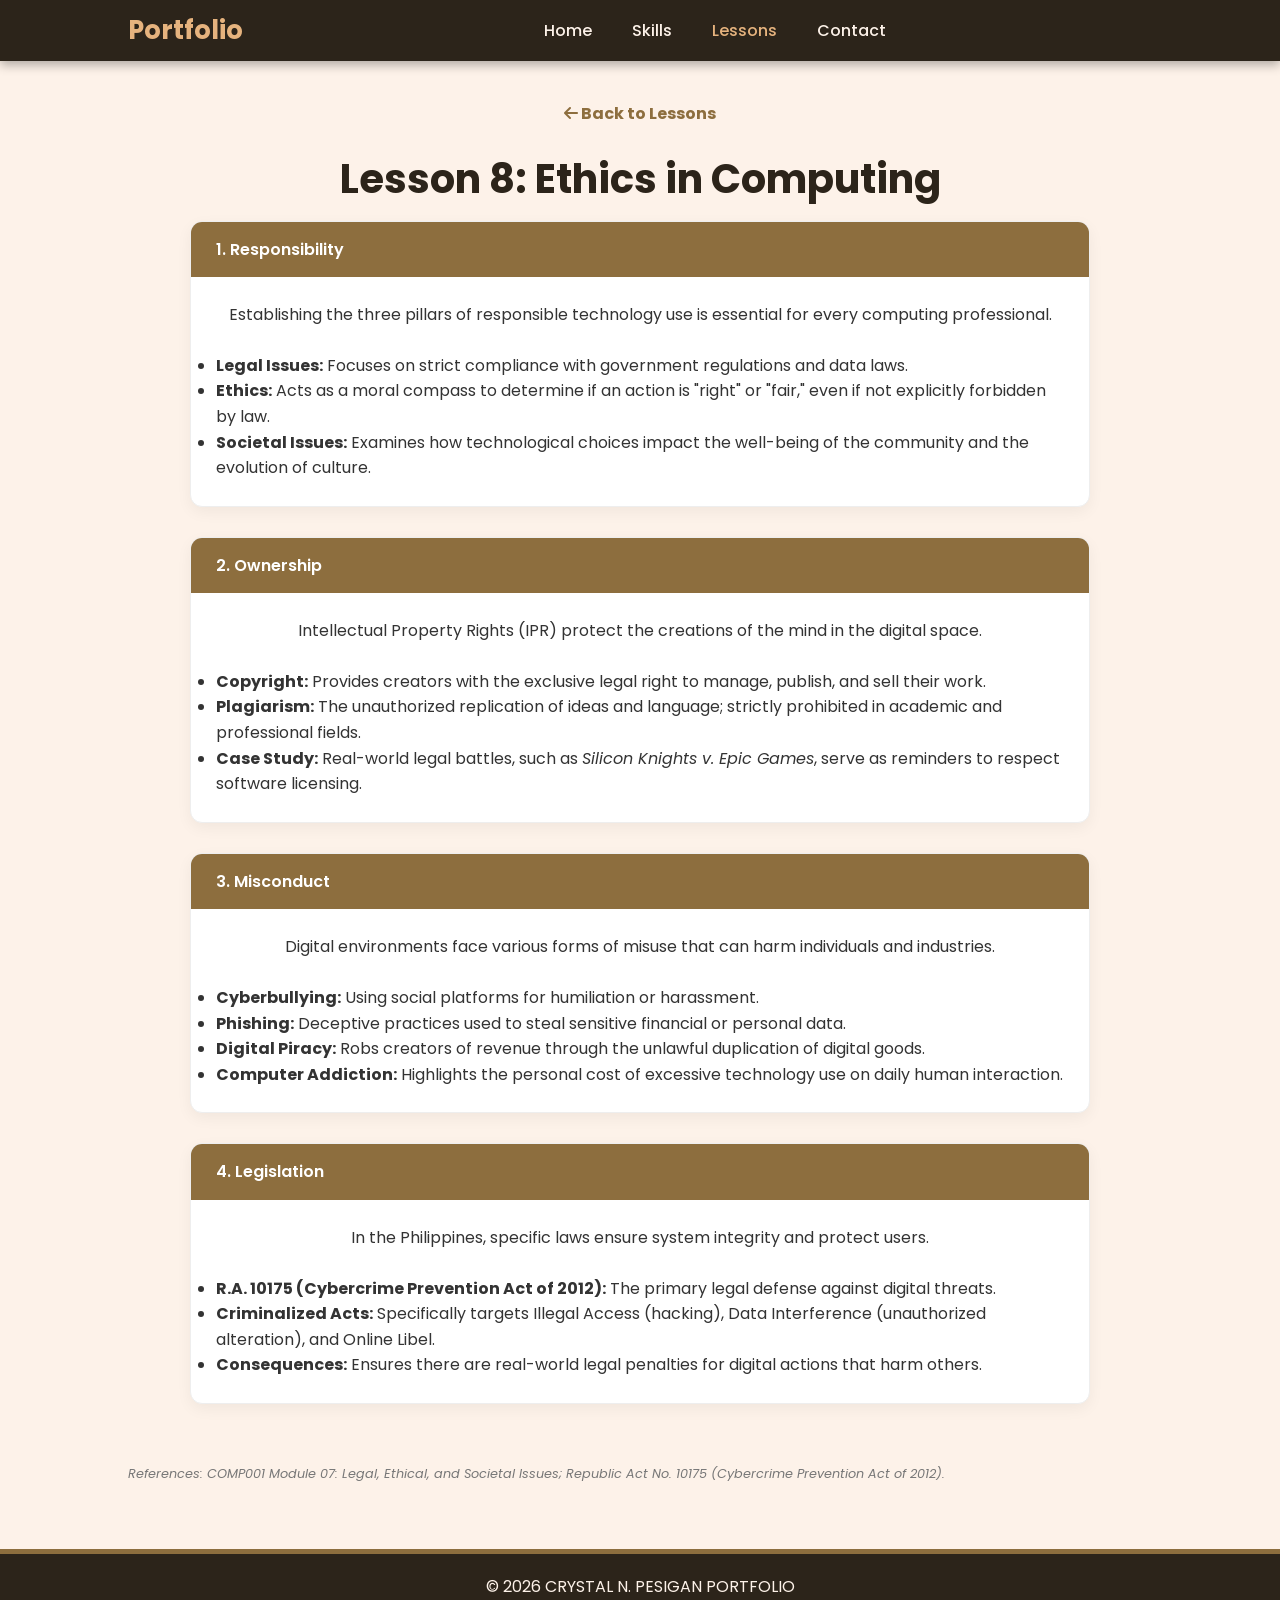
<file: lesson8.html>
<!DOCTYPE html>
<html lang="en">
<head>
    <meta charset="UTF-8">
    <meta name="viewport" content="width=device-width, initial-scale=1.0">
    <title>Lesson 8 | Ethics in Computing</title>
    <link rel="stylesheet" href="https://cdnjs.cloudflare.com/ajax/libs/font-awesome/6.5.1/css/all.min.css">
    <link rel="stylesheet" href="style.css">
</head>
<body>
    <header>
        <nav>
            <div class="logo">Portfolio</div>
            <ul class="nav-links">
                <li><a href="index.html">Home</a></li>
                <li><a href="skills.html">Skills</a></li>
                <li><a href="lessons.html" class="active">Lessons</a></li>
                <li><a href="contact.html">Contact</a></li>
            </ul>
        </nav>
    </header>

    <main class="content-page">
        <div style="text-align: left; margin-bottom: 20px;">
            <a href="lessons.html" style="text-decoration: none; color: #8d6e3e; font-weight: bold;">
                <i class="fa-solid fa-arrow-left"></i> Back to Lessons
            </a>
        </div>

        <h2 class="section-title">Lesson 8: Ethics in Computing</h2>

        <div class="lesson-detail-box">
            <div class="box-header">1. Responsibility</div>
            <div class="box-content">
                <p>Establishing the three pillars of responsible technology use is essential for every computing professional.</p>
                <ul>
                    <li><strong>Legal Issues:</strong> Focuses on strict compliance with government regulations and data laws.</li>
                    <li><strong>Ethics:</strong> Acts as a moral compass to determine if an action is "right" or "fair," even if not explicitly forbidden by law.</li>
                    <li><strong>Societal Issues:</strong> Examines how technological choices impact the well-being of the community and the evolution of culture.</li>
                </ul>
            </div>
        </div>

        <div class="lesson-detail-box">
            <div class="box-header">2. Ownership</div>
            <div class="box-content">
                <p>Intellectual Property Rights (IPR) protect the creations of the mind in the digital space.</p>
                
                <ul>
                    <li><strong>Copyright:</strong> Provides creators with the exclusive legal right to manage, publish, and sell their work.</li>
                    <li><strong>Plagiarism:</strong> The unauthorized replication of ideas and language; strictly prohibited in academic and professional fields.</li>
                    <li><strong>Case Study:</strong> Real-world legal battles, such as <em>Silicon Knights v. Epic Games</em>, serve as reminders to respect software licensing.</li>
                </ul>
            </div>
        </div>

        <div class="lesson-detail-box">
            <div class="box-header">3. Misconduct</div>
            <div class="box-content">
                <p>Digital environments face various forms of misuse that can harm individuals and industries.</p>
                <ul>
                    <li><strong>Cyberbullying:</strong> Using social platforms for humiliation or harassment.</li>
                    <li><strong>Phishing:</strong> Deceptive practices used to steal sensitive financial or personal data.</li>
                    <li><strong>Digital Piracy:</strong> Robs creators of revenue through the unlawful duplication of digital goods.</li>
                    <li><strong>Computer Addiction:</strong> Highlights the personal cost of excessive technology use on daily human interaction.</li>
                </ul>
            </div>
        </div>

        <div class="lesson-detail-box">
            <div class="box-header">4. Legislation</div>
            <div class="box-content">
                <p>In the Philippines, specific laws ensure system integrity and protect users.</p>
                <ul>
                    <li><strong>R.A. 10175 (Cybercrime Prevention Act of 2012):</strong> The primary legal defense against digital threats.</li>
                    <li><strong>Criminalized Acts:</strong> Specifically targets Illegal Access (hacking), Data Interference (unauthorized alteration), and Online Libel.</li>
                    <li><strong>Consequences:</strong> Ensures there are real-world legal penalties for digital actions that harm others.</li>
                </ul>
            </div>
        </div>

        <p style="font-size: 0.8rem; color: #777; margin-top: 30px; text-align: left;">
             <em>References: COMP001 Module 07: Legal, Ethical, and Societal Issues; Republic Act No. 10175 (Cybercrime Prevention Act of 2012).</em>
        </p>
    </main>

    <footer>
        <p>&copy; 2026 CRYSTAL N. PESIGAN PORTFOLIO</p>
    </footer>
</body>
</html>
</file>
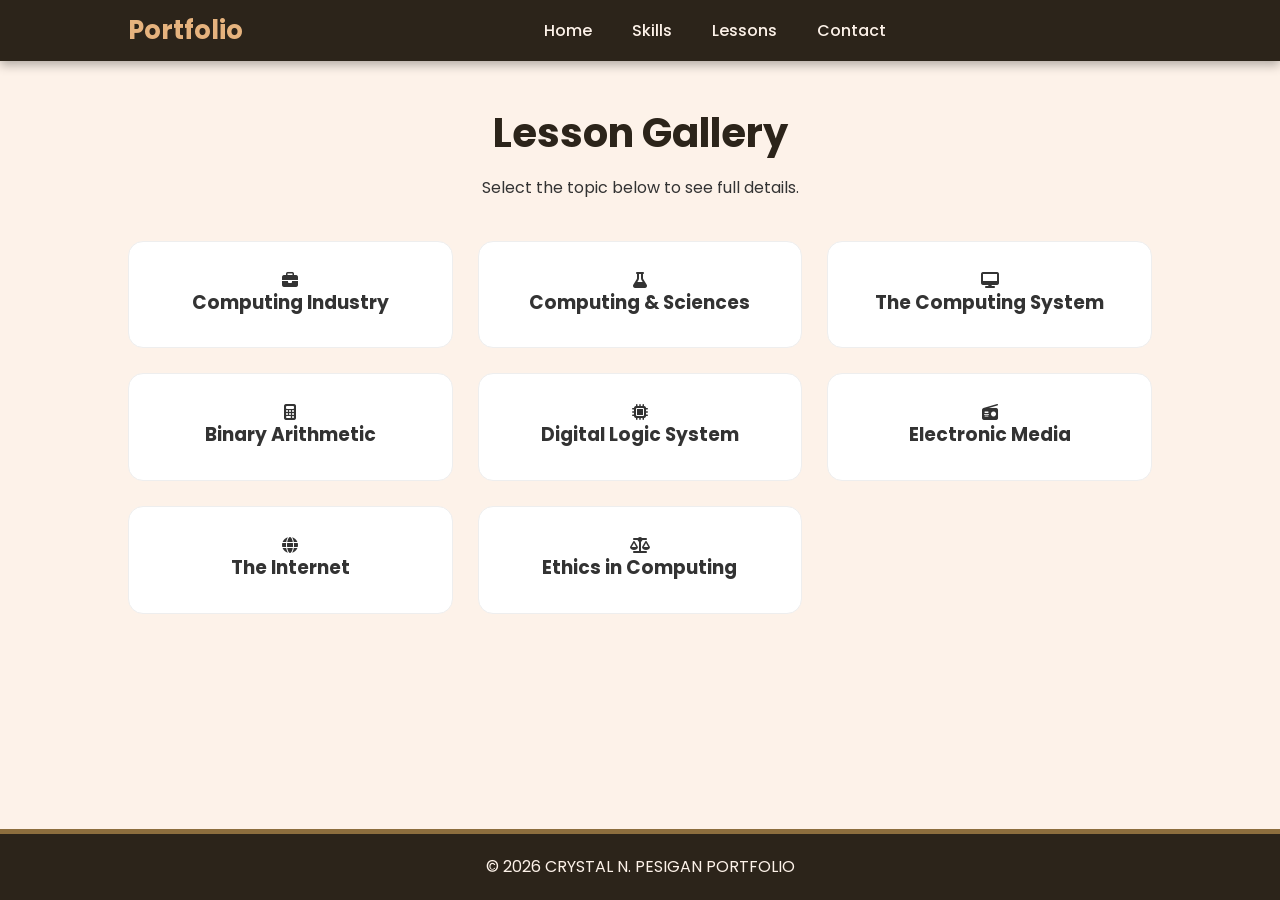
<file: lessons.html>
<!DOCTYPE html>
<html lang="en">
<head>
    <meta charset="UTF-8">
    <meta name="viewport" content="width=device-width, initial-scale=1.0">
    <title>Lesson Gallery | My Portfolio</title>
    <link rel="stylesheet" href="https://cdnjs.cloudflare.com/ajax/libs/font-awesome/6.5.1/css/all.min.css">
    <link rel="stylesheet" href="style.css">
</head>
<body>
    <header>
        <nav>
            <div class="logo">Portfolio</div>
            <ul class="nav-links">
            <li><a href="index.html">Home</a></li>
            <li><a href="skills.html">Skills</a></li>
            <li><a href="lessons.html">Lessons</a></li>
            <li><a href="contact.html">Contact</a></li>
            </ul>
        </nav>
    </header>

    <main class="content-page">
        <h2 class="section-title">Lesson Gallery</h2>
        <p style="margin-bottom: 40px;">Select the topic below to see full details.</p>
        
        <div class="lesson-grid">
            <a href="lesson1.html" class="lesson-card">
                <i class="fa-solid fa-briefcase"></i>
                <h3>Computing Industry</h3>
            </a>

            <a href="lesson2.html" class="lesson-card">
                <i class="fa-solid fa-flask"></i>
                <h3>Computing & Sciences</h3>
            </a>

            <a href="lesson3.html" class="lesson-card">
                <i class="fa-solid fa-desktop"></i>
                <h3>The Computing System</h3>
            </a>

            <a href="lesson4.html" class="lesson-card">
                <i class="fa-solid fa-calculator"></i>
                <h3>Binary Arithmetic</h3>
            </a>

            <a href="lesson5.html" class="lesson-card">
                <i class="fa-solid fa-microchip"></i>
                <h3>Digital Logic System</h3>
            </a>

            <a href="lesson6.html" class="lesson-card">
                <i class="fa-solid fa-radio"></i>
                <h3>Electronic Media</h3>
            </a>

            <a href="lesson7.html" class="lesson-card">
                <i class="fa-solid fa-globe"></i>
                <h3>The Internet</h3>
            </a>

            <a href="lesson8.html" class="lesson-card">
                <i class="fa-solid fa-scale-balanced"></i>
                <h3>Ethics in Computing</h3>
            </a>
        </div>
    </main>

    <footer>
        <p>&copy; 2026 CRYSTAL N. PESIGAN PORTFOLIO</p>
    </footer>
</body>
</html>
</file>
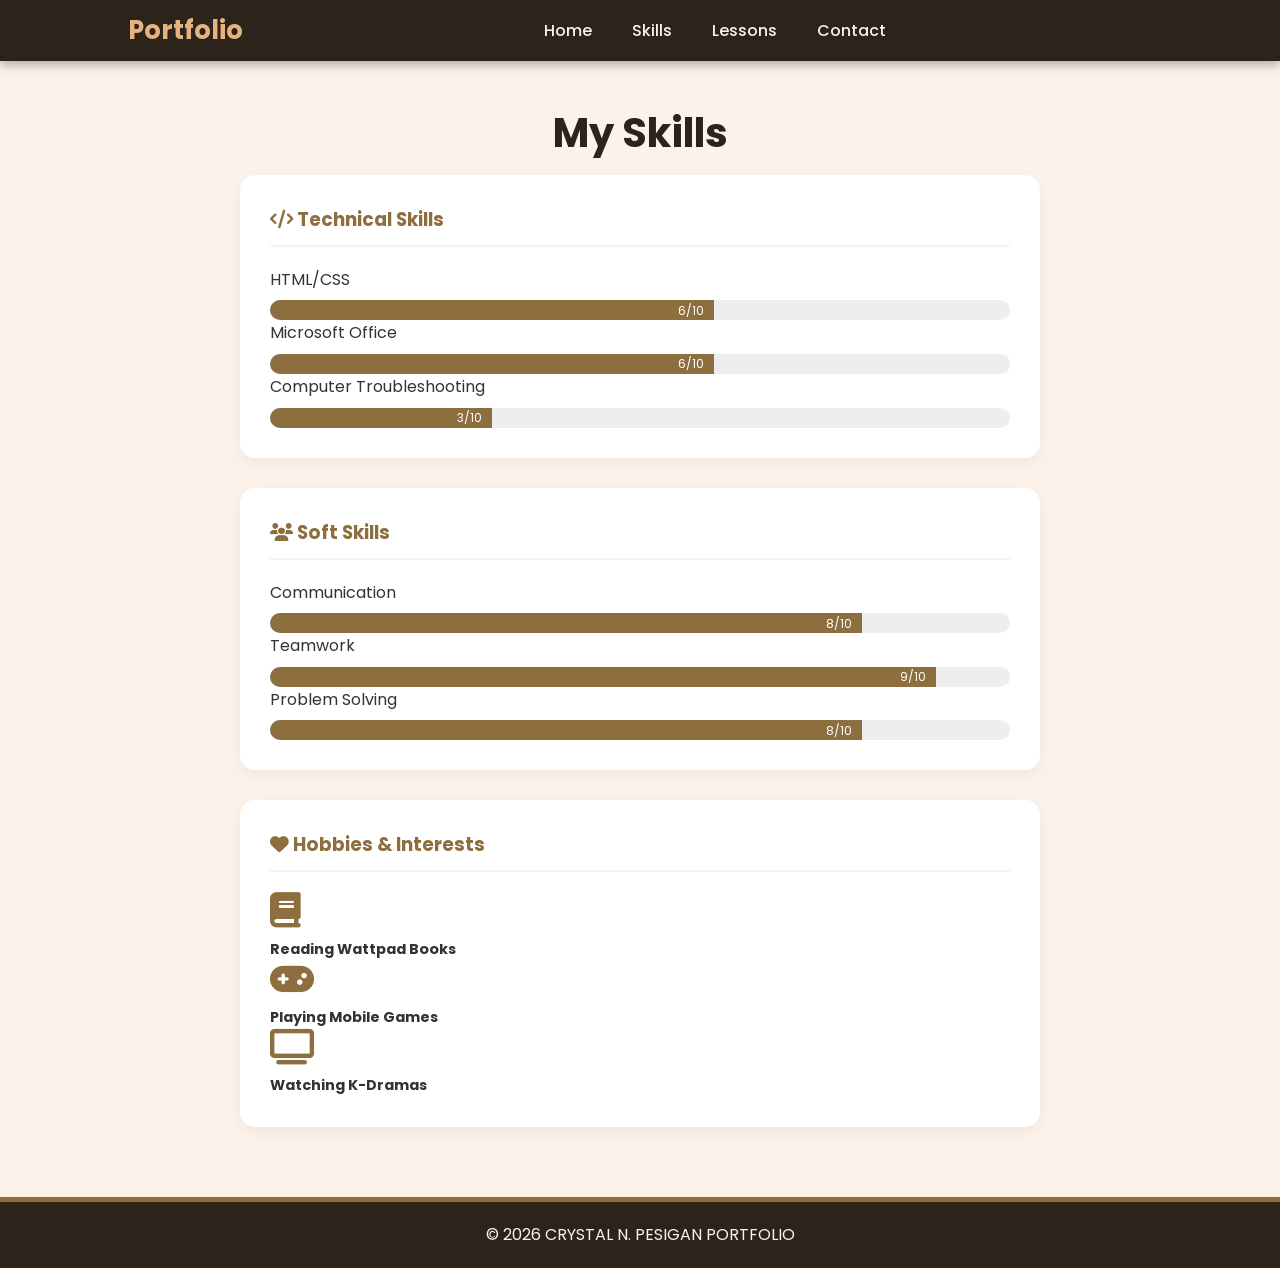
<file: skills.html>
<!DOCTYPE html>
<html lang="en">
<head>
    <meta charset="UTF-8">
    <meta name="viewport" content="width=device-width, initial-scale=1.0">
    <title>My Skills | Crystal Pesigan</title>
    <link rel="stylesheet" href="https://cdnjs.cloudflare.com/ajax/libs/font-awesome/6.5.1/css/all.min.css">
    <link rel="stylesheet" href="style.css">
</head>
<body>

    <header>
    <nav>
        <div class="logo">Portfolio</div>
        <ul class="nav-links">
            <li><a href="index.html">Home</a></li>
            <li><a href="skills.html">Skills</a></li>
            <li><a href="lessons.html">Lessons</a></li>
            <li><a href="contact.html">Contact</a></li>
           
        </ul>
     </nav>
    </header>

    <main class="content-page">
        <h2 class="section-title">My Skills</h2>

        <div class="skills-container">
            
            <div class="skill-category-card">
                <h3><i class="fa-solid fa-code"></i> Technical Skills</h3>
                <div class="skill-item">
                    <span>HTML/CSS</span>
                    <div class="bar"><div class="progress" style="width: 60%;">6/10</div></div>
                </div>
                <div class="skill-item">
                    <span>Microsoft Office</span>
                    <div class="bar"><div class="progress" style="width: 60%;">6/10</div></div>
                </div>
                <div class="skill-item">
                    <span>Computer Troubleshooting</span>
                    <div class="bar"><div class="progress" style="width: 30%;">3/10</div></div>
                </div>
            </div>

            <div class="skill-category-card">
                <h3><i class="fa-solid fa-users"></i> Soft Skills</h3>
                <div class="skill-item">
                    <span>Communication</span>
                    <div class="bar"><div class="progress" style="width: 80%;">8/10</div></div>
                </div>
                <div class="skill-item">
                    <span>Teamwork</span>
                    <div class="bar"><div class="progress" style="width: 90%;">9/10</div></div>
                </div>
                <div class="skill-item">
                    <span>Problem Solving</span>
                    <div class="bar"><div class="progress" style="width: 80%;">8/10</div></div>
                </div>
            </div>

            <div class="skill-category-card">
                <h3><i class="fa-solid fa-heart"></i> Hobbies & Interests</h3>
                <div class="hobby-item">
                    <i class="fa-solid fa-book"></i>
                    <span>Reading Wattpad Books</span>
                </div>
                <div class="hobby-item">
                    <i class="fa-solid fa-gamepad"></i>
                    <span>Playing Mobile Games</span>   
                </div>
                <div class="hobby-item">
                    <i class="fa-solid fa-tv"></i>
                    <span>Watching K-Dramas</span>  
                </div>
            </div>

        </div>
    </main>

    <footer>
        <p>&copy; 2026 CRYSTAL N. PESIGAN PORTFOLIO</p>
    </footer>

</body>
</html>
</file>
<file: style.css>
@import url('https://fonts.googleapis.com/css2?family=Poppins:wght@300;400;500;600;700&display=swap');

* {
    margin: 0;
    padding: 0;
    box-sizing: border-box;
    font-family: 'Poppins', sans-serif;
}

body {
    background: #fdf2e9;
    color: #333;
    line-height: 1.6;
    display: flex;
    flex-direction: column;
    min-height: 100vh;
}

header {
    background: #2c241a;
    padding: 10px 10%;
    box-shadow: 0 4px 10px rgba(0,0,0,0.3);
    position: sticky;
    top: 0;
    z-index: 1000;
}

nav {
    display: flex;
    align-items: center;
    justify-content: space-between;
}

.logo {
    font-size: 1.6rem;
    font-weight: 700;
    color: #e6b37e;
    min-width: 150px;
}

.nav-links {
    display: flex;
    list-style: none;
    flex: 1;
    justify-content: center;
}

.nav-links li {
    margin: 0 20px;
}

.nav-links li a {
    text-decoration: none;
    color: #fdf2e9;
    font-weight: 500;
    transition: 0.3s;
}

.nav-links li a:hover, 
.nav-links li a.active {
    color: #e6b37e;
}

.content-page {
    padding: 40px 10%;
    flex: 1;
    display: flex;
    flex-direction: column;
    align-items: center; 
    text-align: center;   
}

.content-page p {
    width: 100%;
    text-align: center;
    margin-bottom: 25px;
}

.section-title {
    margin-bottom: 10px;
    font-size: 2.5rem;
    color: #2c241a;
}

.hero {
    display: flex;
    align-items: center;
    justify-content: center;
    padding: 60px 10%;
    flex: 1;
    gap: 60px;
}

.hero-text {
    flex: 1.2;
    text-align: left;
}

.hero-text h1 { 
    font-size: 3.5rem; 
    color: #8d6e3e; 
    margin: 10px 0; 
}

.motto { 
    font-style: italic; 
    margin-bottom: 20px; 
    color: #666; 
    border-left: 4px solid #8d6e3e;
    padding-left: 15px;
}

.fun-facts {
    margin-top: 25px;
}

.fun-facts p {
    margin-bottom: 12px;
    display: flex;
    align-items: center;
    text-align: left;
}

.hero-img {
    flex: 1;
    display: flex;
    justify-content: center;
}

.img-box {
    width: 400px;
    height: 470px;
    border-radius: 20%;
    border: 8px solid #8d6e3e;
    overflow: hidden;
    box-shadow: 0 10px 25px rgba(0,0,0,0.15);
}

.img-box img {
    width: 100%;
    height: 100%;
    object-fit: cover;
}

.lesson-detail-box {
    background: white;
    margin-bottom: 30px;
    border-radius: 12px;
    overflow: hidden;
    text-align: left;
    box-shadow: 0 5px 15px rgba(0,0,0,0.05);
    border: 1px solid #eee;
    width: 100%;
    max-width: 900px;
}

.box-header {
    background: #8d6e3e;
    color: white;
    padding: 15px 25px;
    font-weight: 600;
}

.box-content {
    padding: 25px;
}

.skills-container {
    width: 100%;
    max-width: 800px;
    margin: 0 auto;
}

.skill-category-card {
    background: white;
    padding: 30px;
    border-radius: 15px;
    margin-bottom: 30px;
    box-shadow: 0 5px 15px rgba(0,0,0,0.05);
    text-align: left;
}

.skill-category-card h3 {
    margin-bottom: 20px;
    color: #8d6e3e;
    border-bottom: 2px solid #fdf2e9;
    padding-bottom: 10px;
}

.bar {
    background: #eee;
    border-radius: 20px;
    height: 20px;
    margin-top: 8px;
    overflow: hidden;
}

.progress {
    background: #8d6e3e;
    height: 100%;
    color: white;
    font-size: 0.75rem;
    display: flex;
    align-items: center;
    justify-content: flex-end;
    padding-right: 10px;
}

.hobbies-grid {
    display: flex;
    justify-content: space-around;
    padding: 15px 0;
    margin-top: 10px;
}

.hobby-item {
    display: flex;
    flex-direction: column;
    align-items: left;
    gap: 10px;
    transition: transform 0.3s ease;
}

.hobby-item i {
    font-size: 2.2rem;
    color: #8d6e3e; 
}

.hobby-item span {
    font-size: 0.9rem;
    font-weight: bold;
    color: #333;
}

.hobby-item:hover {
    transform: translateY(-5px);
}

.lesson-grid {
    display: grid;
    grid-template-columns: repeat(auto-fit, minmax(280px, 1fr));
    gap: 25px;
    width: 100%;
}

.lesson-card {
    background: white;
    padding: 30px;
    border-radius: 15px;
    text-decoration: none;
    color: #333;
    display: flex;
    flex-direction: column;
    align-items: center;
    border: 1px solid #eee;
    transition: 0.3s;
}

form {
    background: white;
    padding: 40px;
    border-radius: 15px;
    width: 100%;
    max-width: 600px;
    margin: 0 auto;
    display: flex;
    flex-direction: column;
    gap: 15px;
    box-shadow: 0 5px 15px rgba(0,0,0,0.05);
    text-align: left;
}

input[type="text"], 
input[type="email"] {
    padding: 10px 15px;
    border: 1px solid #ddd;
    border-radius: 8px;
    width: 100%;
    font-size: 1rem;
    margin-bottom: 15px;
}

textarea {
    padding: 15px;
    border: 1px solid #ddd;
    border-radius: 8px;
    width: 100%;
    font-size: 1rem;
    resize: none;
    min-height: 120px;
    overflow-y: hidden;
}

.btn {
    background: #8d6e3e;
    color: white;
    padding: 12px 25px;
    border: none;
    border-radius: 8px;
    font-weight: 600;
    cursor: pointer;
    text-decoration: none;
    display: inline-block;
    transition: 0.3s;
}

footer {
    background: #2c241a;
    color: #fdf2e9;
    text-align: center;
    padding: 20px;
    margin-top: auto;
    border-top: 5px solid #8d6e3e;
}
</file>
